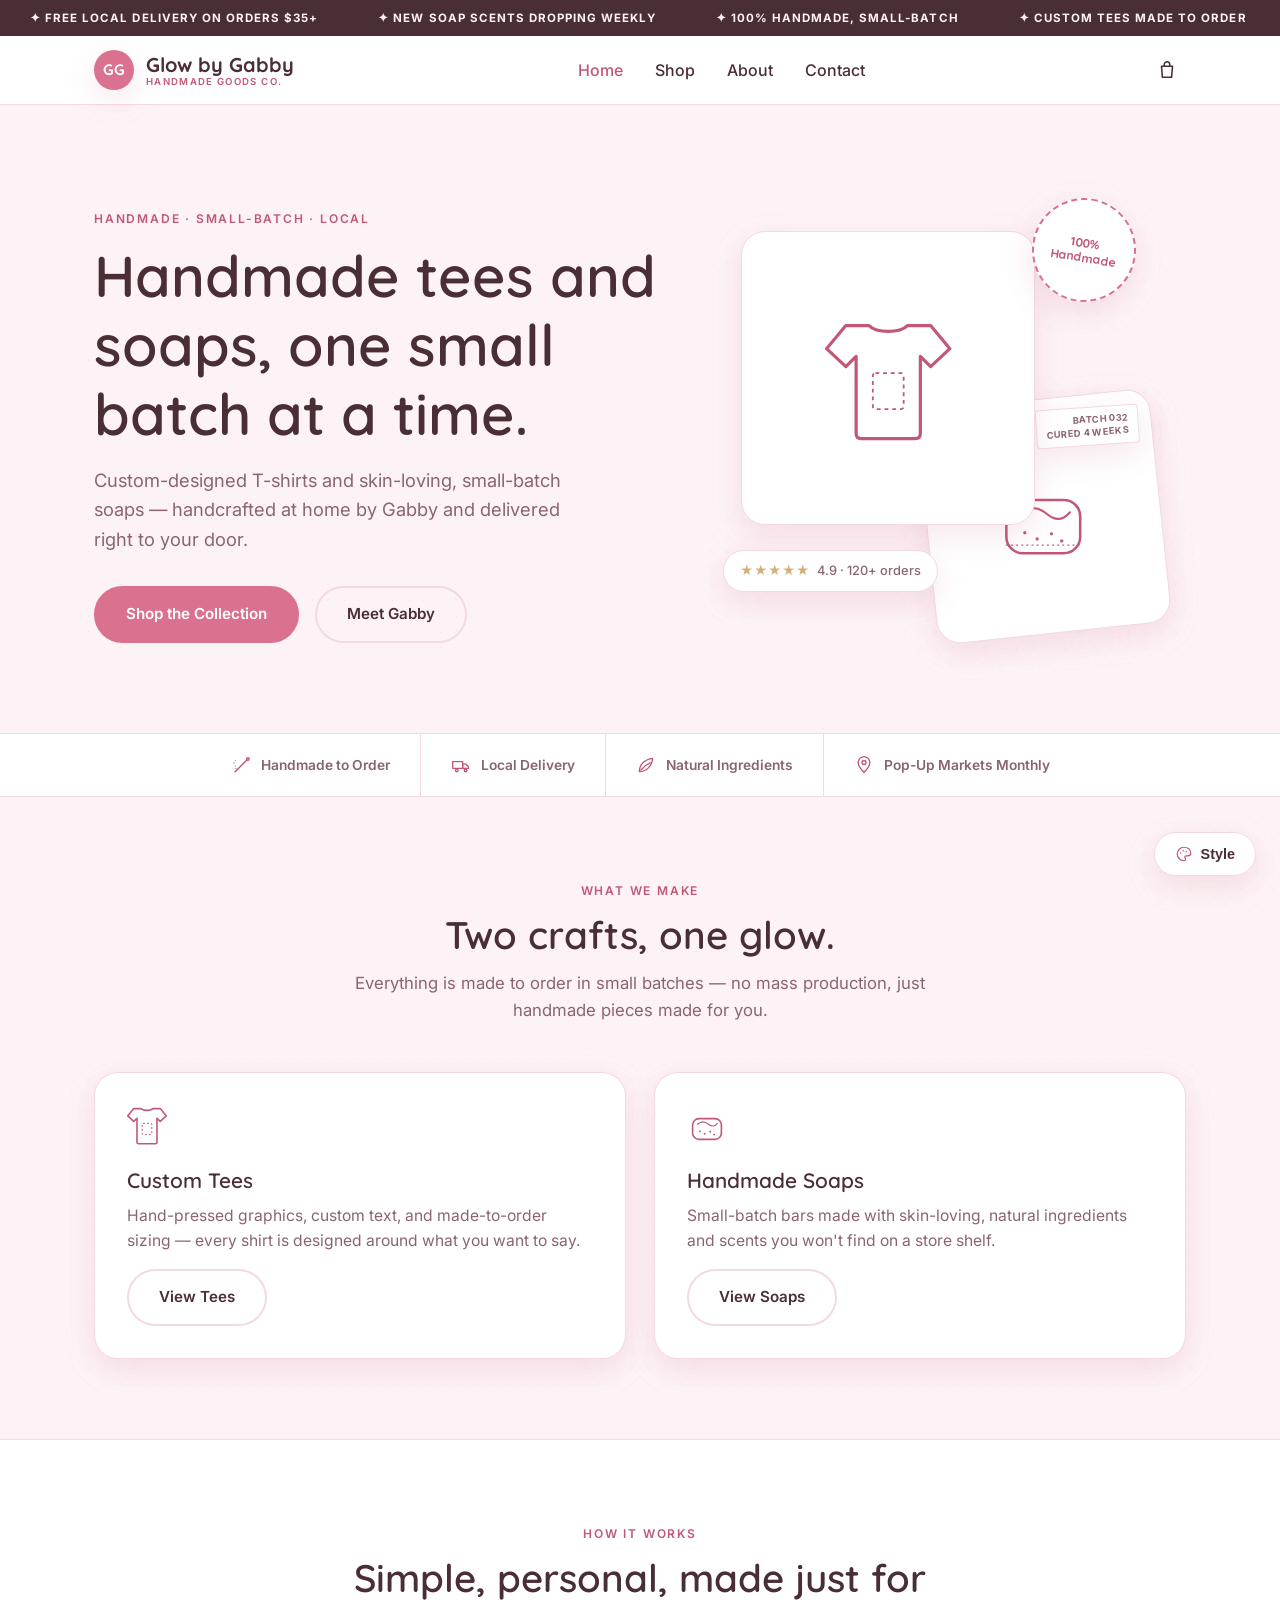
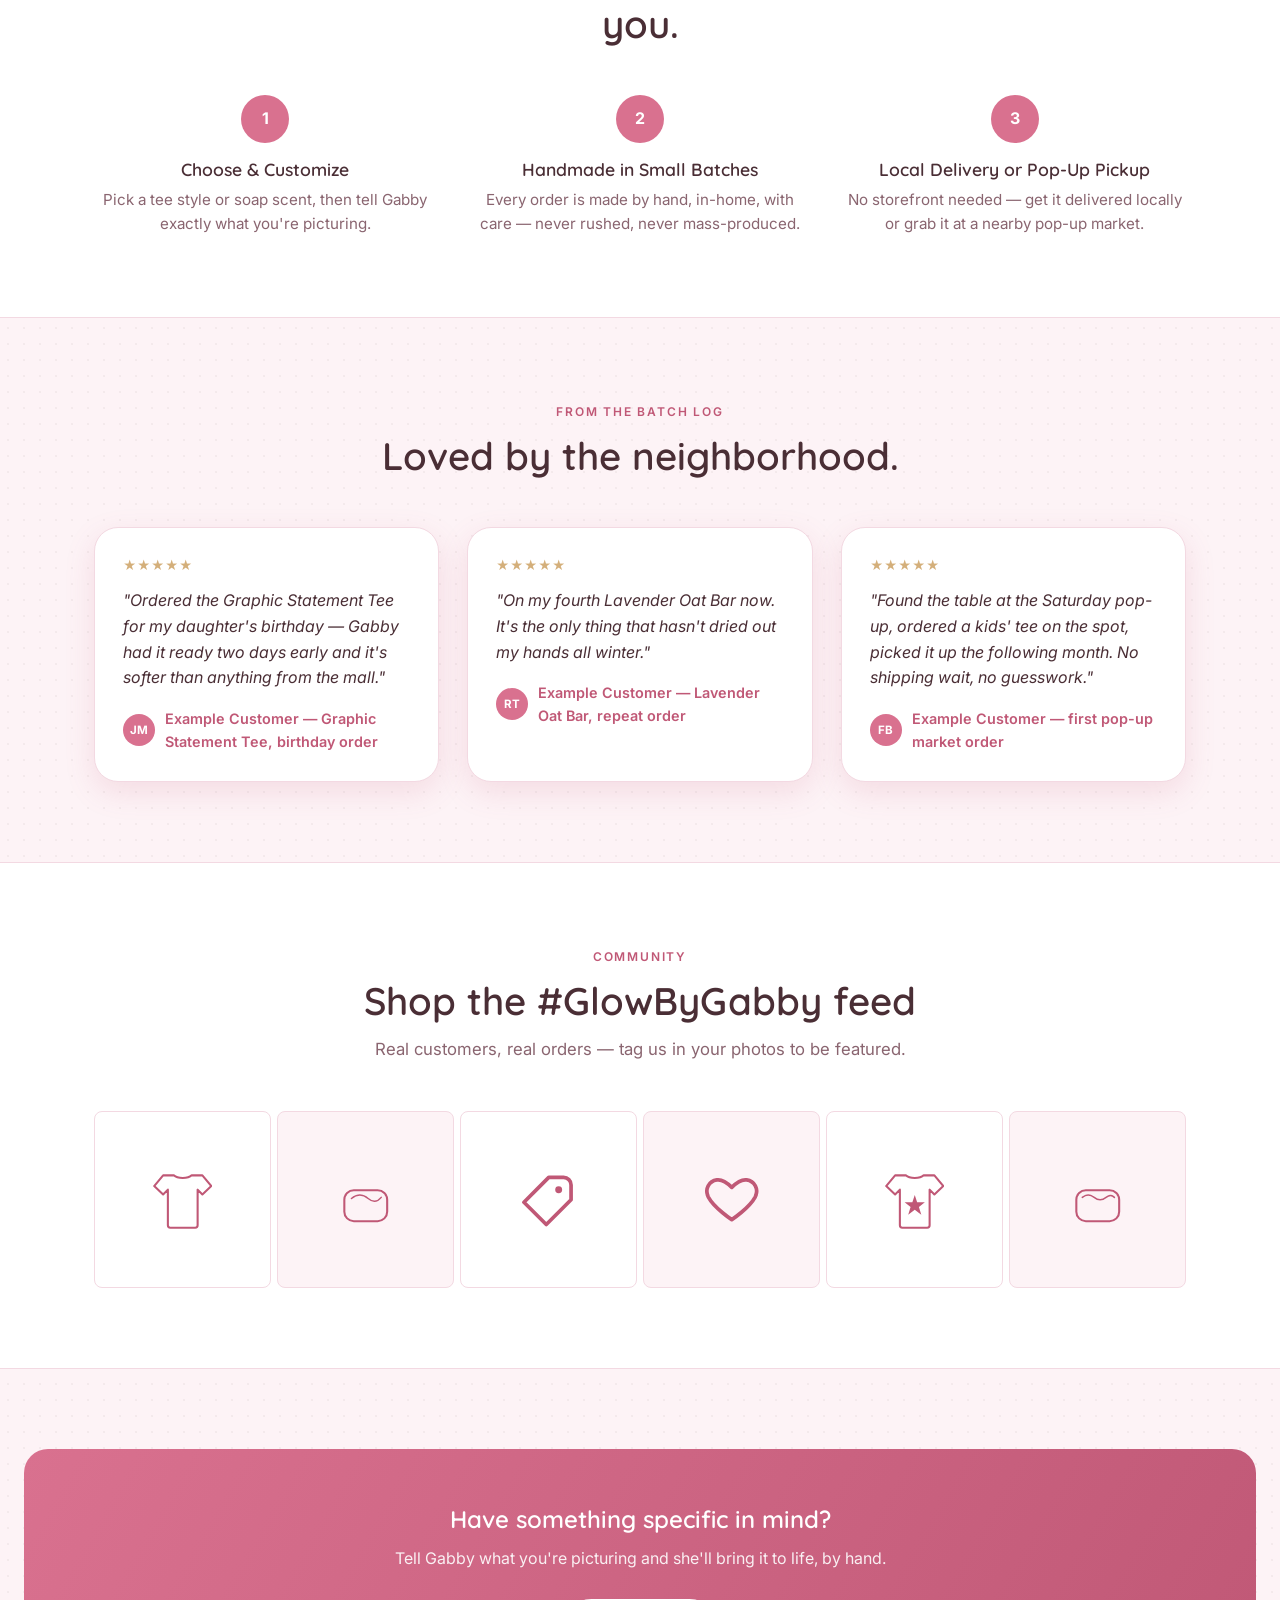
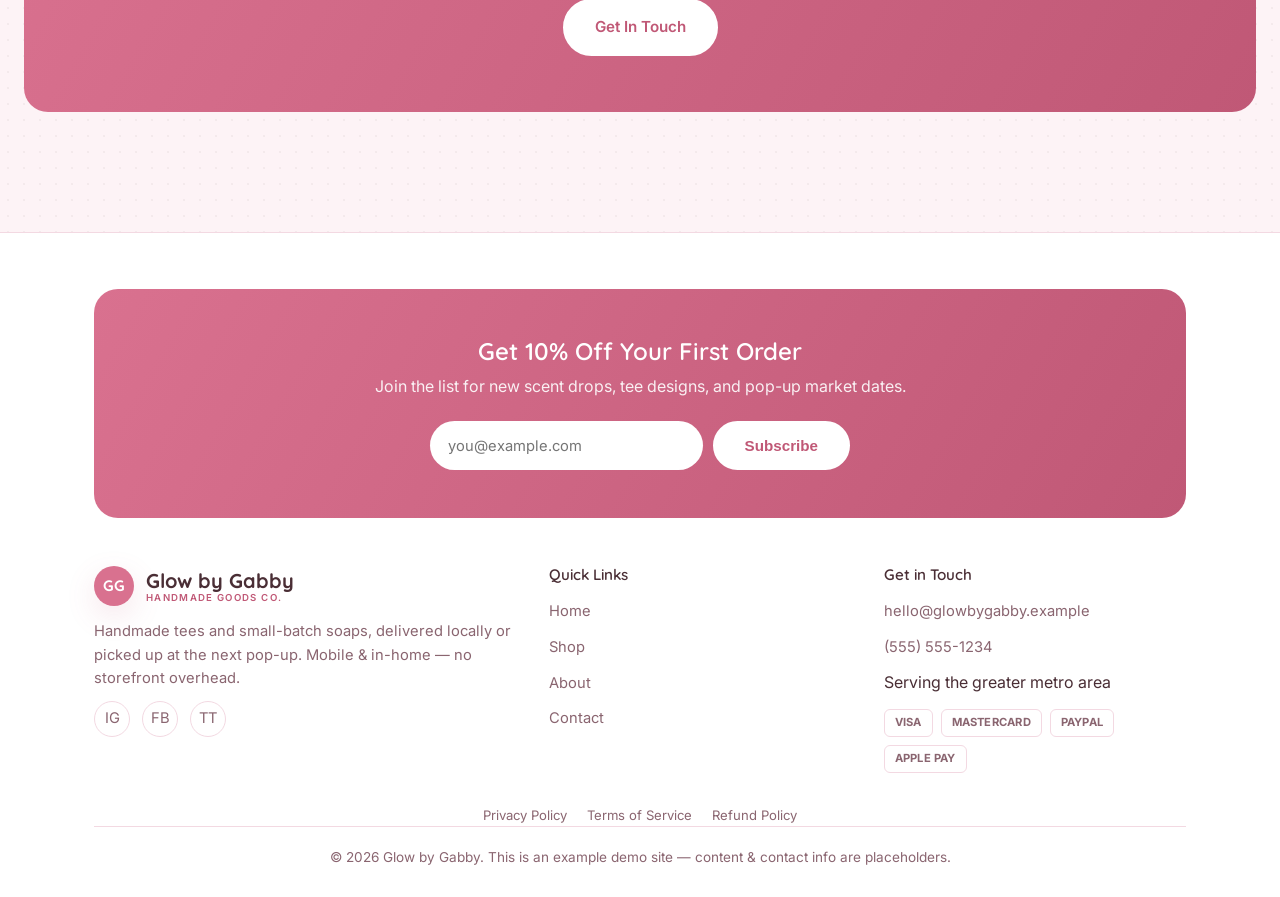
<file: index.html>
<!DOCTYPE html>
<html lang="en" data-theme="feminine">
<head>
<meta charset="UTF-8">
<meta name="viewport" content="width=device-width, initial-scale=1.0">
<title>Glow by Gabby | Handmade Tees & Soaps</title>
<meta name="description" content="Glow by Gabby — handmade custom T-shirts and small-batch soaps, made at home and delivered with care.">
<script>
  (function () {
    try {
      var t = localStorage.getItem('gbg-theme');
      if (t) document.documentElement.setAttribute('data-theme', t);
    } catch (e) {}
  })();
</script>
<link rel="preconnect" href="https://fonts.googleapis.com">
<link rel="preconnect" href="https://fonts.gstatic.com" crossorigin>
<link href="https://fonts.googleapis.com/css2?family=Inter:wght@400;500;600;700&family=Quicksand:wght@500;600;700&family=Playfair+Display:wght@600;700&family=Poppins:wght@400;500;600;700&family=Fraunces:ital,wght@0,500;0,600;1,500&family=Caveat:wght@600;700&display=swap" rel="stylesheet">
<link rel="stylesheet" href="css/style.css">
</head>
<body>

<div class="announce-bar">
  <div class="announce-track">
    <div class="group">
      <span>✦ Free Local Delivery on Orders $35+</span>
      <span>✦ New Soap Scents Dropping Weekly</span>
      <span>✦ 100% Handmade, Small-Batch</span>
      <span>✦ Custom Tees Made to Order</span>
    </div>
    <div class="group" aria-hidden="true">
      <span>✦ Free Local Delivery on Orders $35+</span>
      <span>✦ New Soap Scents Dropping Weekly</span>
      <span>✦ 100% Handmade, Small-Batch</span>
      <span>✦ Custom Tees Made to Order</span>
    </div>
  </div>
</div>

<header class="site-header">
  <nav class="nav">
    <a href="index.html" class="logo">
      <span class="logo-mark">GG</span>
      <span class="logo-word">Glow by Gabby<small>Handmade Goods Co.</small></span>
    </a>
    <div class="nav-links">
      <a href="index.html">Home</a>
      <a href="shop.html">Shop</a>
      <a href="about.html">About</a>
      <a href="contact.html">Contact</a>
    </div>
    <div class="nav-right">
      <button class="cart-btn" type="button" aria-label="View cart">
        <svg viewBox="0 0 24 24" fill="none" stroke="currentColor" stroke-width="1.7" stroke-linejoin="round" aria-hidden="true"><path d="M6 8h12l-1 12H7L6 8Z"/><path d="M9 8V6a3 3 0 0 1 6 0v2"/></svg><span class="cart-badge">0</span>
      </button>
      <button class="nav-toggle" aria-label="Toggle menu">
        <span></span><span></span><span></span>
      </button>
      <div class="cart-panel">
        <h4>Your Cart</h4>
        <div class="cart-list"><p class="cart-empty">Your cart is empty.</p></div>
        <div class="cart-subtotal"><span>Subtotal</span><span class="cart-subtotal-amt">$0.00</span></div>
        <button type="button" class="btn cart-checkout">Checkout</button>
      </div>
    </div>
  </nav>
</header>

<section class="hero">
  <div class="container">
    <div>
      <span class="eyebrow">Handmade &middot; Small-Batch &middot; Local</span>
      <h1>Handmade tees and soaps, one small batch at a time.</h1>
      <p class="lead">Custom-designed T-shirts and skin-loving, small-batch soaps — handcrafted at home by Gabby and delivered right to your door.</p>
      <div class="hero-actions">
        <a href="shop.html" class="btn">Shop the Collection</a>
        <a href="about.html" class="btn btn-outline">Meet Gabby</a>
      </div>
    </div>
    <div class="hero-visual" aria-hidden="true">
      <div class="hero-photo p1"><svg viewBox="0 0 100 100" focusable="false"><path d="M35,9 C41,15 59,15 65,9 L83,9 L98,27 L83,41 L75,33 L75,93 Q75,97 71,97 L29,97 Q25,97 25,93 L25,33 L17,41 L2,27 L17,9 Z" fill="none" stroke="currentColor" stroke-width="2.5" stroke-linejoin="round"/><rect x="38" y="46" width="24" height="28" rx="2" fill="none" stroke="currentColor" stroke-width="1.4" stroke-dasharray="3 3"/></svg></div>
      <div class="hero-photo p2">
        <svg viewBox="0 0 100 100" focusable="false"><rect x="14" y="34" width="72" height="52" rx="16" fill="none" stroke="currentColor" stroke-width="2.5"/><path d="M26,48 Q40,36 54,48 Q66,58 76,46" fill="none" stroke="currentColor" stroke-width="2" stroke-linecap="round"/><circle cx="32" cy="66" r="1.6" fill="currentColor" stroke="none"/><circle cx="44" cy="72" r="1.6" fill="currentColor" stroke="none"/><circle cx="58" cy="67" r="1.6" fill="currentColor" stroke="none"/><circle cx="68" cy="74" r="1.6" fill="currentColor" stroke="none"/><path d="M14,78 H86" stroke="currentColor" stroke-width="1.3" stroke-dasharray="1 4" stroke-linecap="round"/></svg>
        <span class="batch-label">Batch 032<br>Cured 4 Weeks</span>
      </div>
      <div class="hero-badge">100%<br>Handmade</div>
      <div class="hero-rating-chip"><span class="stars">★★★★★</span><span class="detail">4.9 &middot; 120+ orders</span></div>
    </div>
  </div>
</section>

<div class="trust-strip">
  <div class="trust-item"><svg class="ico" viewBox="0 0 24 24" fill="none" stroke="currentColor" stroke-width="1.7" stroke-linecap="round" aria-hidden="true"><line x1="5" y1="20" x2="19" y2="6"/><circle cx="20.3" cy="4.7" r="1.5"/><path d="M5,20 Q7,15 4.5,12 Q2,9 6,6" stroke-width="1.2" stroke-dasharray="0.5 3"/></svg> Handmade to Order</div>
  <div class="trust-item"><svg class="ico" viewBox="0 0 24 24" fill="none" stroke="currentColor" stroke-width="1.6" stroke-linecap="round" stroke-linejoin="round" aria-hidden="true"><rect x="2" y="8" width="12" height="8"/><path d="M14 11h4l3 3v2h-7z"/><circle cx="7" cy="18.5" r="1.6"/><circle cx="17.5" cy="18.5" r="1.6"/></svg> Local Delivery</div>
  <div class="trust-item"><svg class="ico" viewBox="0 0 24 24" fill="none" stroke="currentColor" stroke-width="1.6" stroke-linecap="round" stroke-linejoin="round" aria-hidden="true"><path d="M4 20c8 0 15-6 16-16-9 1-16 7-16 16Z"/><path d="M6 18c3-4 7-7 12-9"/></svg> Natural Ingredients</div>
  <div class="trust-item"><svg class="ico" viewBox="0 0 24 24" fill="none" stroke="currentColor" stroke-width="1.6" stroke-linejoin="round" aria-hidden="true"><path d="M12 21s7-7.2 7-12a7 7 0 0 0-14 0c0 4.8 7 12 7 12Z"/><circle cx="12" cy="9" r="2.4"/></svg> Pop-Up Markets Monthly</div>
</div>

<section>
  <div class="container">
    <div class="section-head">
      <span class="eyebrow">What We Make</span>
      <h2>Two crafts, one glow.</h2>
      <p>Everything is made to order in small batches — no mass production, just handmade pieces made for you.</p>
    </div>
    <div class="grid grid-2">
      <div class="card">
        <svg class="icon" viewBox="0 0 100 100" aria-hidden="true"><path d="M35,9 C41,15 59,15 65,9 L83,9 L98,27 L83,41 L75,33 L75,93 Q75,97 71,97 L29,97 Q25,97 25,93 L25,33 L17,41 L2,27 L17,9 Z" fill="none" stroke="currentColor" stroke-width="4" stroke-linejoin="round"/><rect x="38" y="46" width="24" height="28" rx="2" fill="none" stroke="currentColor" stroke-width="2.4" stroke-dasharray="5 5"/></svg>
        <h3>Custom Tees</h3>
        <p>Hand-pressed graphics, custom text, and made-to-order sizing — every shirt is designed around what you want to say.</p>
        <p style="margin-top:16px;"><a href="shop.html#tees" class="btn btn-outline">View Tees</a></p>
      </div>
      <div class="card">
        <svg class="icon" viewBox="0 0 100 100" aria-hidden="true"><rect x="14" y="34" width="72" height="52" rx="16" fill="none" stroke="currentColor" stroke-width="4"/><path d="M26,48 Q40,36 54,48 Q66,58 76,46" fill="none" stroke="currentColor" stroke-width="3" stroke-linecap="round"/><circle cx="32" cy="66" r="2.4" fill="currentColor" stroke="none"/><circle cx="44" cy="72" r="2.4" fill="currentColor" stroke="none"/><circle cx="58" cy="67" r="2.4" fill="currentColor" stroke="none"/><circle cx="68" cy="74" r="2.4" fill="currentColor" stroke="none"/></svg>
        <h3>Handmade Soaps</h3>
        <p>Small-batch bars made with skin-loving, natural ingredients and scents you won't find on a store shelf.</p>
        <p style="margin-top:16px;"><a href="shop.html#soaps" class="btn btn-outline">View Soaps</a></p>
      </div>
    </div>
  </div>
</section>

<section style="background:var(--surface); border-top:1px solid var(--border); border-bottom:1px solid var(--border);">
  <div class="container">
    <div class="section-head">
      <span class="eyebrow">How It Works</span>
      <h2>Simple, personal, made just for you.</h2>
    </div>
    <div class="steps">
      <div class="step">
        <div class="step-num">1</div>
        <h3>Choose &amp; Customize</h3>
        <p>Pick a tee style or soap scent, then tell Gabby exactly what you're picturing.</p>
      </div>
      <div class="step">
        <div class="step-num">2</div>
        <h3>Handmade in Small Batches</h3>
        <p>Every order is made by hand, in-home, with care — never rushed, never mass-produced.</p>
      </div>
      <div class="step">
        <div class="step-num">3</div>
        <h3>Local Delivery or Pop-Up Pickup</h3>
        <p>No storefront needed — get it delivered locally or grab it at a nearby pop-up market.</p>
      </div>
    </div>
  </div>
</section>

<section>
  <div class="container">
    <div class="section-head">
      <span class="eyebrow">From the Batch Log</span>
      <h2>Loved by the neighborhood.</h2>
    </div>
    <div class="grid grid-3">
      <div class="testimonial">
        <div class="rating"><span class="stars">★★★★★</span></div>
        <p class="quote">"Ordered the Graphic Statement Tee for my daughter's birthday — Gabby had it ready two days early and it's softer than anything from the mall."</p>
        <div class="who-row">
          <span class="avatar">JM</span>
          <span class="who">Example Customer — Graphic Statement Tee, birthday order</span>
        </div>
      </div>
      <div class="testimonial">
        <div class="rating"><span class="stars">★★★★★</span></div>
        <p class="quote">"On my fourth Lavender Oat Bar now. It's the only thing that hasn't dried out my hands all winter."</p>
        <div class="who-row">
          <span class="avatar">RT</span>
          <span class="who">Example Customer — Lavender Oat Bar, repeat order</span>
        </div>
      </div>
      <div class="testimonial">
        <div class="rating"><span class="stars">★★★★★</span></div>
        <p class="quote">"Found the table at the Saturday pop-up, ordered a kids' tee on the spot, picked it up the following month. No shipping wait, no guesswork."</p>
        <div class="who-row">
          <span class="avatar">FB</span>
          <span class="who">Example Customer — first pop-up market order</span>
        </div>
      </div>
    </div>
  </div>
</section>

<section style="background:var(--surface); border-top:1px solid var(--border); border-bottom:1px solid var(--border);">
  <div class="container">
    <div class="section-head">
      <span class="eyebrow">Community</span>
      <h2>Shop the #GlowByGabby feed</h2>
      <p>Real customers, real orders — tag us in your photos to be featured.</p>
    </div>
    <div class="ig-grid">
      <div class="ig-tile"><svg viewBox="0 0 100 100" aria-hidden="true"><path d="M35,9 C41,15 59,15 65,9 L83,9 L98,27 L83,41 L75,33 L75,93 Q75,97 71,97 L29,97 Q25,97 25,93 L25,33 L17,41 L2,27 L17,9 Z" fill="none" stroke="currentColor" stroke-width="3.5" stroke-linejoin="round"/></svg><div class="overlay"><svg viewBox="0 0 24 24" fill="none" stroke="currentColor" stroke-width="1.7" stroke-linejoin="round" aria-hidden="true"><path d="M4 8h3l1.5-2h7L17 8h3v11H4V8Z"/><circle cx="12" cy="13" r="3.2"/></svg></div></div>
      <div class="ig-tile"><svg viewBox="0 0 100 100" aria-hidden="true"><rect x="14" y="34" width="72" height="52" rx="16" fill="none" stroke="currentColor" stroke-width="3.5"/><path d="M26,48 Q40,36 54,48 Q66,58 76,46" fill="none" stroke="currentColor" stroke-width="2.5" stroke-linecap="round"/></svg><div class="overlay"><svg viewBox="0 0 24 24" fill="none" stroke="currentColor" stroke-width="1.7" stroke-linejoin="round" aria-hidden="true"><path d="M4 8h3l1.5-2h7L17 8h3v11H4V8Z"/><circle cx="12" cy="13" r="3.2"/></svg></div></div>
      <div class="ig-tile"><svg viewBox="0 0 24 24" fill="none" stroke="currentColor" stroke-width="1.5" stroke-linejoin="round" aria-hidden="true"><path d="M12 3h6a3 3 0 0 1 3 3v6L11 22 2 13 12 3Z"/><circle cx="16" cy="8" r="1.4" fill="currentColor" stroke="none"/></svg><div class="overlay"><svg viewBox="0 0 24 24" fill="none" stroke="currentColor" stroke-width="1.7" stroke-linejoin="round" aria-hidden="true"><path d="M4 8h3l1.5-2h7L17 8h3v11H4V8Z"/><circle cx="12" cy="13" r="3.2"/></svg></div></div>
      <div class="ig-tile"><svg viewBox="0 0 24 24" fill="none" stroke="currentColor" stroke-width="1.5" stroke-linejoin="round" aria-hidden="true"><path d="M12 20s-7-4.6-9.5-9.2C1 7.6 2.8 4.5 6 4c2-.3 3.7.7 6 3 2.3-2.3 4-3.3 6-3 3.2.5 5 3.6 3.5 6.8C19 15.4 12 20 12 20Z"/></svg><div class="overlay"><svg viewBox="0 0 24 24" fill="none" stroke="currentColor" stroke-width="1.7" stroke-linejoin="round" aria-hidden="true"><path d="M4 8h3l1.5-2h7L17 8h3v11H4V8Z"/><circle cx="12" cy="13" r="3.2"/></svg></div></div>
      <div class="ig-tile"><svg viewBox="0 0 100 100" aria-hidden="true"><path d="M35,9 C41,15 59,15 65,9 L83,9 L98,27 L83,41 L75,33 L75,93 Q75,97 71,97 L29,97 Q25,97 25,93 L25,33 L17,41 L2,27 L17,9 Z" fill="none" stroke="currentColor" stroke-width="3.5" stroke-linejoin="round"/><path d="M50,42 L54,54 L67,54 L57,62 L61,75 L50,67 L39,75 L43,62 L33,54 L46,54 Z" fill="currentColor" stroke="none"/></svg><div class="overlay"><svg viewBox="0 0 24 24" fill="none" stroke="currentColor" stroke-width="1.7" stroke-linejoin="round" aria-hidden="true"><path d="M4 8h3l1.5-2h7L17 8h3v11H4V8Z"/><circle cx="12" cy="13" r="3.2"/></svg></div></div>
      <div class="ig-tile"><svg viewBox="0 0 100 100" aria-hidden="true"><rect x="14" y="34" width="72" height="52" rx="16" fill="none" stroke="currentColor" stroke-width="3.5"/><path d="M24,46 Q34,38 44,46 Q54,54 64,46 Q72,40 78,46" fill="none" stroke="currentColor" stroke-width="2.5" stroke-linecap="round"/></svg><div class="overlay"><svg viewBox="0 0 24 24" fill="none" stroke="currentColor" stroke-width="1.7" stroke-linejoin="round" aria-hidden="true"><path d="M4 8h3l1.5-2h7L17 8h3v11H4V8Z"/><circle cx="12" cy="13" r="3.2"/></svg></div></div>
    </div>
  </div>
</section>

<section>
  <div class="cta-banner">
    <h2>Have something specific in mind?</h2>
    <p>Tell Gabby what you're picturing and she'll bring it to life, by hand.</p>
    <a href="contact.html" class="btn">Get In Touch</a>
  </div>
</section>

<footer class="site-footer">
  <div class="container">
    <div class="newsletter">
      <h2>Get 10% Off Your First Order</h2>
      <p>Join the list for new scent drops, tee designs, and pop-up market dates.</p>
      <form id="newsletter-form">
        <input type="email" placeholder="you@example.com" required aria-label="Email address">
        <button type="submit" class="btn">Subscribe</button>
      </form>
    </div>
    <div class="footer-grid">
      <div>
        <div class="logo" style="margin-bottom:14px;">
          <span class="logo-mark">GG</span>
          <span class="logo-word">Glow by Gabby<small>Handmade Goods Co.</small></span>
        </div>
        <p>Handmade tees and small-batch soaps, delivered locally or picked up at the next pop-up. Mobile &amp; in-home — no storefront overhead.</p>
        <div class="social-row">
          <a href="#" aria-label="Instagram">IG</a>
          <a href="#" aria-label="Facebook">FB</a>
          <a href="#" aria-label="TikTok">TT</a>
        </div>
      </div>
      <div>
        <h4>Quick Links</h4>
        <ul>
          <li><a href="index.html">Home</a></li>
          <li><a href="shop.html">Shop</a></li>
          <li><a href="about.html">About</a></li>
          <li><a href="contact.html">Contact</a></li>
        </ul>
      </div>
      <div>
        <h4>Get in Touch</h4>
        <ul>
          <li><a href="mailto:hello@glowbygabby.example">hello@glowbygabby.example</a></li>
          <li><a href="tel:5555551234">(555) 555-1234</a></li>
          <li>Serving the greater metro area</li>
        </ul>
        <div class="payment-row">
          <span class="payment-badge">VISA</span>
          <span class="payment-badge">MASTERCARD</span>
          <span class="payment-badge">PAYPAL</span>
          <span class="payment-badge">APPLE PAY</span>
        </div>
      </div>
    </div>
    <div class="footer-legal">
      <a href="#">Privacy Policy</a>
      <a href="#">Terms of Service</a>
      <a href="#">Refund Policy</a>
    </div>
    <div class="footer-bottom">
      <p>&copy; 2026 Glow by Gabby. This is an example demo site — content &amp; contact info are placeholders.</p>
    </div>
  </div>
</footer>

<script src="js/script.js"></script>
</body>
</html>
</file>
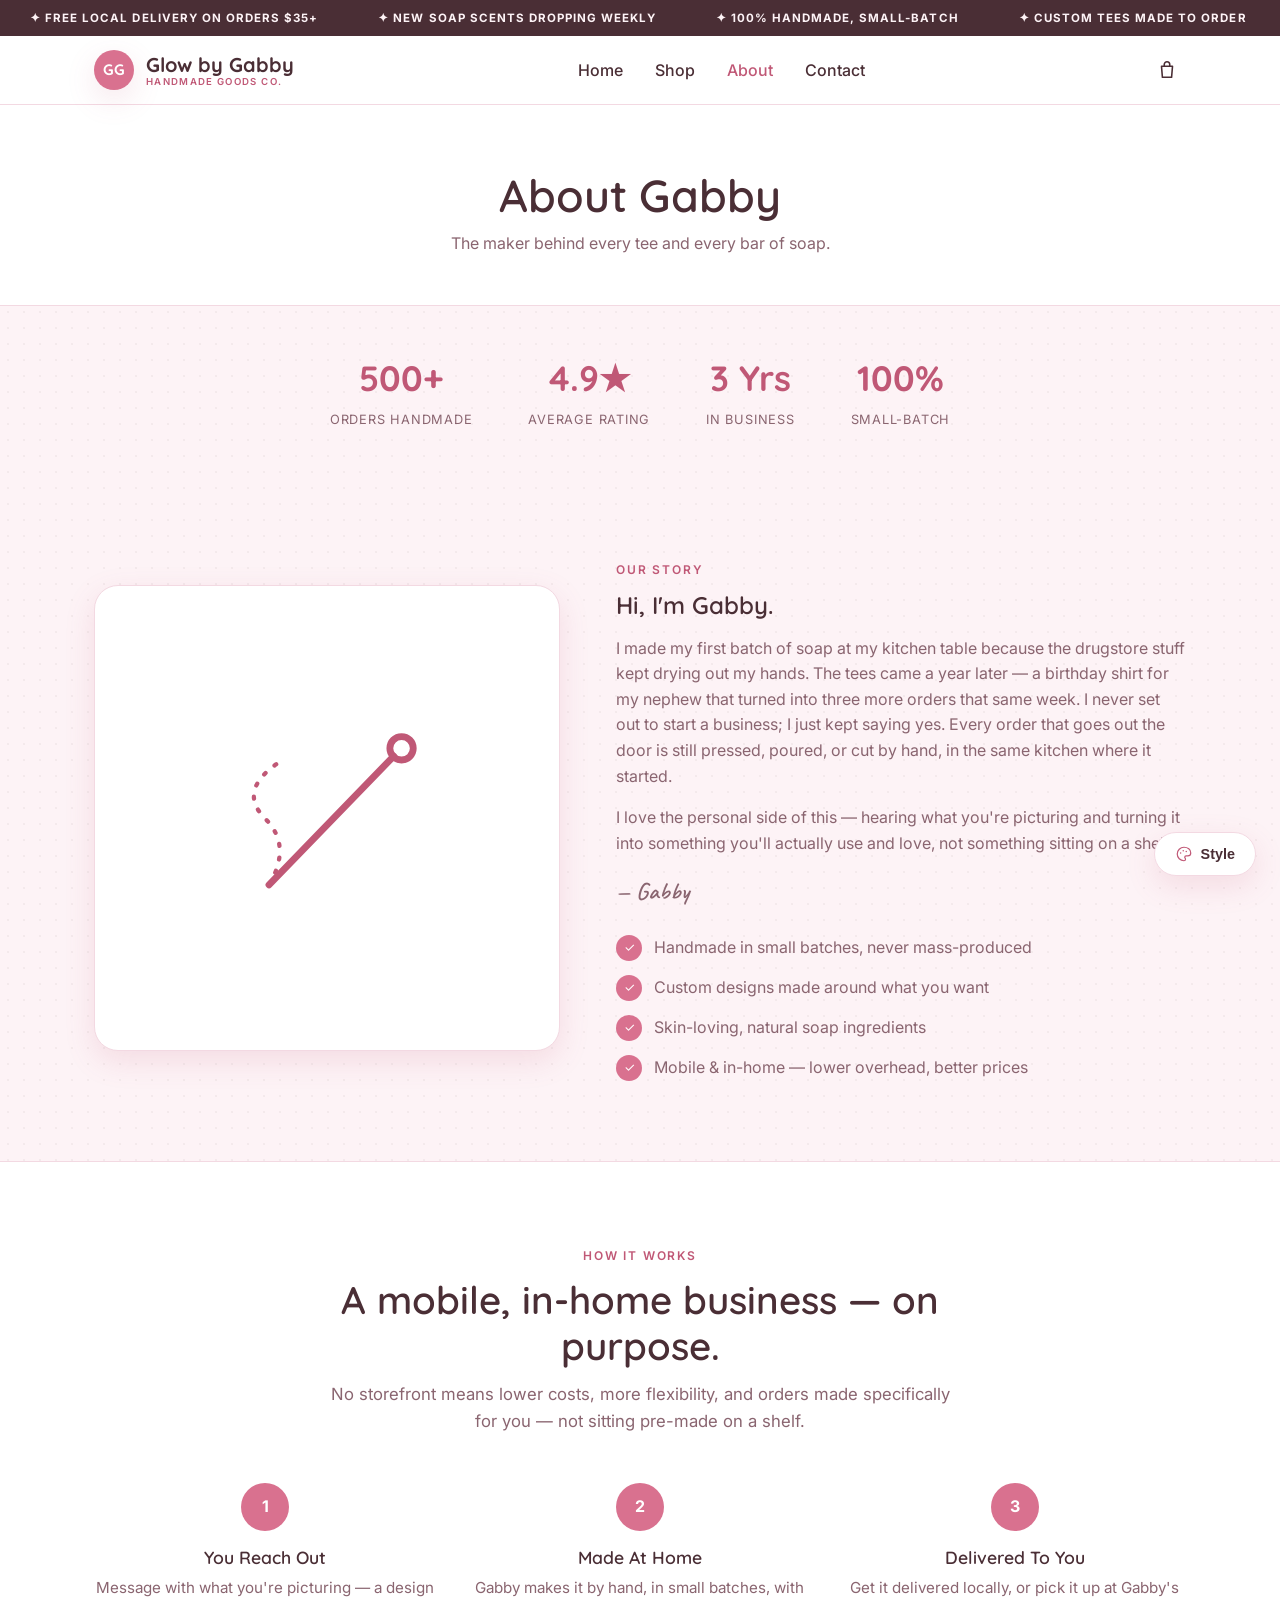
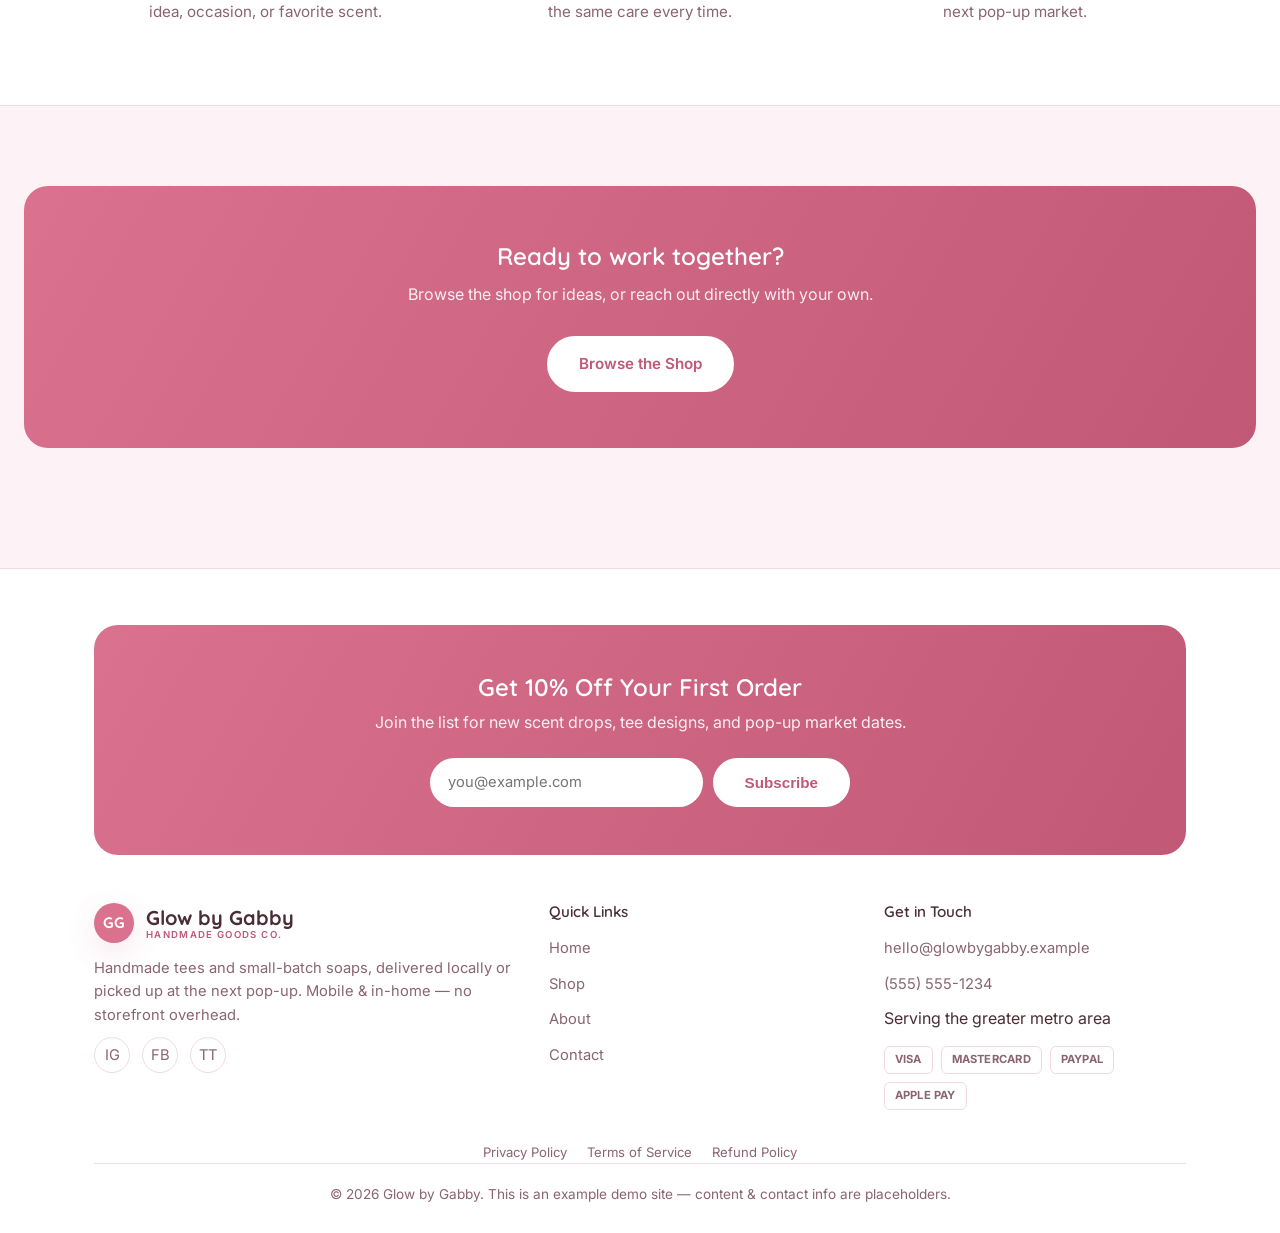
<file: about.html>
<!DOCTYPE html>
<html lang="en" data-theme="feminine">
<head>
<meta charset="UTF-8">
<meta name="viewport" content="width=device-width, initial-scale=1.0">
<title>About | Glow by Gabby</title>
<meta name="description" content="Meet Gabby, the maker behind Glow by Gabby's handmade tees and soaps.">
<script>
  (function () {
    try {
      var t = localStorage.getItem('gbg-theme');
      if (t) document.documentElement.setAttribute('data-theme', t);
    } catch (e) {}
  })();
</script>
<link rel="preconnect" href="https://fonts.googleapis.com">
<link rel="preconnect" href="https://fonts.gstatic.com" crossorigin>
<link href="https://fonts.googleapis.com/css2?family=Inter:wght@400;500;600;700&family=Quicksand:wght@500;600;700&family=Playfair+Display:wght@600;700&family=Poppins:wght@400;500;600;700&family=Fraunces:ital,wght@0,500;0,600;1,500&family=Caveat:wght@600;700&display=swap" rel="stylesheet">
<link rel="stylesheet" href="css/style.css">
</head>
<body>

<div class="announce-bar">
  <div class="announce-track">
    <div class="group">
      <span>✦ Free Local Delivery on Orders $35+</span>
      <span>✦ New Soap Scents Dropping Weekly</span>
      <span>✦ 100% Handmade, Small-Batch</span>
      <span>✦ Custom Tees Made to Order</span>
    </div>
    <div class="group" aria-hidden="true">
      <span>✦ Free Local Delivery on Orders $35+</span>
      <span>✦ New Soap Scents Dropping Weekly</span>
      <span>✦ 100% Handmade, Small-Batch</span>
      <span>✦ Custom Tees Made to Order</span>
    </div>
  </div>
</div>

<header class="site-header">
  <nav class="nav">
    <a href="index.html" class="logo">
      <span class="logo-mark">GG</span>
      <span class="logo-word">Glow by Gabby<small>Handmade Goods Co.</small></span>
    </a>
    <div class="nav-links">
      <a href="index.html">Home</a>
      <a href="shop.html">Shop</a>
      <a href="about.html">About</a>
      <a href="contact.html">Contact</a>
    </div>
    <div class="nav-right">
      <button class="cart-btn" type="button" aria-label="View cart">
        <svg viewBox="0 0 24 24" fill="none" stroke="currentColor" stroke-width="1.7" stroke-linejoin="round" aria-hidden="true"><path d="M6 8h12l-1 12H7L6 8Z"/><path d="M9 8V6a3 3 0 0 1 6 0v2"/></svg><span class="cart-badge">0</span>
      </button>
      <button class="nav-toggle" aria-label="Toggle menu">
        <span></span><span></span><span></span>
      </button>
      <div class="cart-panel">
        <h4>Your Cart</h4>
        <div class="cart-list"><p class="cart-empty">Your cart is empty.</p></div>
        <div class="cart-subtotal"><span>Subtotal</span><span class="cart-subtotal-amt">$0.00</span></div>
        <button type="button" class="btn cart-checkout">Checkout</button>
      </div>
    </div>
  </nav>
</header>

<div class="page-banner">
  <div class="container">
    <h1>About Gabby</h1>
    <p>The maker behind every tee and every bar of soap.</p>
  </div>
</div>

<div class="stat-row">
  <div><span class="num">500+</span><span class="label">Orders Handmade</span></div>
  <div><span class="num">4.9★</span><span class="label">Average Rating</span></div>
  <div><span class="num">3 Yrs</span><span class="label">In Business</span></div>
  <div><span class="num">100%</span><span class="label">Small-Batch</span></div>
</div>

<section>
  <div class="container about-grid">
    <div class="blob-art" aria-hidden="true"><svg viewBox="0 0 100 100" focusable="false"><line x1="20" y1="84" x2="84" y2="18" stroke="currentColor" stroke-width="3.5" stroke-linecap="round"/><circle cx="88" cy="14" r="6" fill="none" stroke="currentColor" stroke-width="3.5"/><path d="M20,84 Q32,64 18,50 Q4,36 24,22" fill="none" stroke="currentColor" stroke-width="2.2" stroke-dasharray="1 6" stroke-linecap="round"/></svg></div>
    <div>
      <span class="eyebrow">Our Story</span>
      <h2>Hi, I'm Gabby.</h2>
      <p>I made my first batch of soap at my kitchen table because the drugstore stuff kept drying out my hands. The tees came a year later — a birthday shirt for my nephew that turned into three more orders that same week. I never set out to start a business; I just kept saying yes. Every order that goes out the door is still pressed, poured, or cut by hand, in the same kitchen where it started.</p>
      <p>I love the personal side of this — hearing what you're picturing and turning it into something you'll actually use and love, not something sitting on a shelf.</p>
      <p class="sig">— Gabby</p>
      <ul class="value-list">
        <li><span class="tick">✓</span> Handmade in small batches, never mass-produced</li>
        <li><span class="tick">✓</span> Custom designs made around what you want</li>
        <li><span class="tick">✓</span> Skin-loving, natural soap ingredients</li>
        <li><span class="tick">✓</span> Mobile &amp; in-home — lower overhead, better prices</li>
      </ul>
    </div>
  </div>
</section>

<section style="background:var(--surface); border-top:1px solid var(--border); border-bottom:1px solid var(--border);">
  <div class="container">
    <div class="section-head">
      <span class="eyebrow">How It Works</span>
      <h2>A mobile, in-home business — on purpose.</h2>
      <p>No storefront means lower costs, more flexibility, and orders made specifically for you — not sitting pre-made on a shelf.</p>
    </div>
    <div class="steps">
      <div class="step">
        <div class="step-num">1</div>
        <h3>You Reach Out</h3>
        <p>Message with what you're picturing — a design idea, occasion, or favorite scent.</p>
      </div>
      <div class="step">
        <div class="step-num">2</div>
        <h3>Made At Home</h3>
        <p>Gabby makes it by hand, in small batches, with the same care every time.</p>
      </div>
      <div class="step">
        <div class="step-num">3</div>
        <h3>Delivered To You</h3>
        <p>Get it delivered locally, or pick it up at Gabby's next pop-up market.</p>
      </div>
    </div>
  </div>
</section>

<section>
  <div class="cta-banner">
    <h2>Ready to work together?</h2>
    <p>Browse the shop for ideas, or reach out directly with your own.</p>
    <a href="shop.html" class="btn">Browse the Shop</a>
  </div>
</section>

<footer class="site-footer">
  <div class="container">
    <div class="newsletter">
      <h2>Get 10% Off Your First Order</h2>
      <p>Join the list for new scent drops, tee designs, and pop-up market dates.</p>
      <form id="newsletter-form">
        <input type="email" placeholder="you@example.com" required aria-label="Email address">
        <button type="submit" class="btn">Subscribe</button>
      </form>
    </div>
    <div class="footer-grid">
      <div>
        <div class="logo" style="margin-bottom:14px;">
          <span class="logo-mark">GG</span>
          <span class="logo-word">Glow by Gabby<small>Handmade Goods Co.</small></span>
        </div>
        <p>Handmade tees and small-batch soaps, delivered locally or picked up at the next pop-up. Mobile &amp; in-home — no storefront overhead.</p>
        <div class="social-row">
          <a href="#" aria-label="Instagram">IG</a>
          <a href="#" aria-label="Facebook">FB</a>
          <a href="#" aria-label="TikTok">TT</a>
        </div>
      </div>
      <div>
        <h4>Quick Links</h4>
        <ul>
          <li><a href="index.html">Home</a></li>
          <li><a href="shop.html">Shop</a></li>
          <li><a href="about.html">About</a></li>
          <li><a href="contact.html">Contact</a></li>
        </ul>
      </div>
      <div>
        <h4>Get in Touch</h4>
        <ul>
          <li><a href="mailto:hello@glowbygabby.example">hello@glowbygabby.example</a></li>
          <li><a href="tel:5555551234">(555) 555-1234</a></li>
          <li>Serving the greater metro area</li>
        </ul>
        <div class="payment-row">
          <span class="payment-badge">VISA</span>
          <span class="payment-badge">MASTERCARD</span>
          <span class="payment-badge">PAYPAL</span>
          <span class="payment-badge">APPLE PAY</span>
        </div>
      </div>
    </div>
    <div class="footer-legal">
      <a href="#">Privacy Policy</a>
      <a href="#">Terms of Service</a>
      <a href="#">Refund Policy</a>
    </div>
    <div class="footer-bottom">
      <p>&copy; 2026 Glow by Gabby. This is an example demo site — content &amp; contact info are placeholders.</p>
    </div>
  </div>
</footer>

<script src="js/script.js"></script>
</body>
</html>
</file>
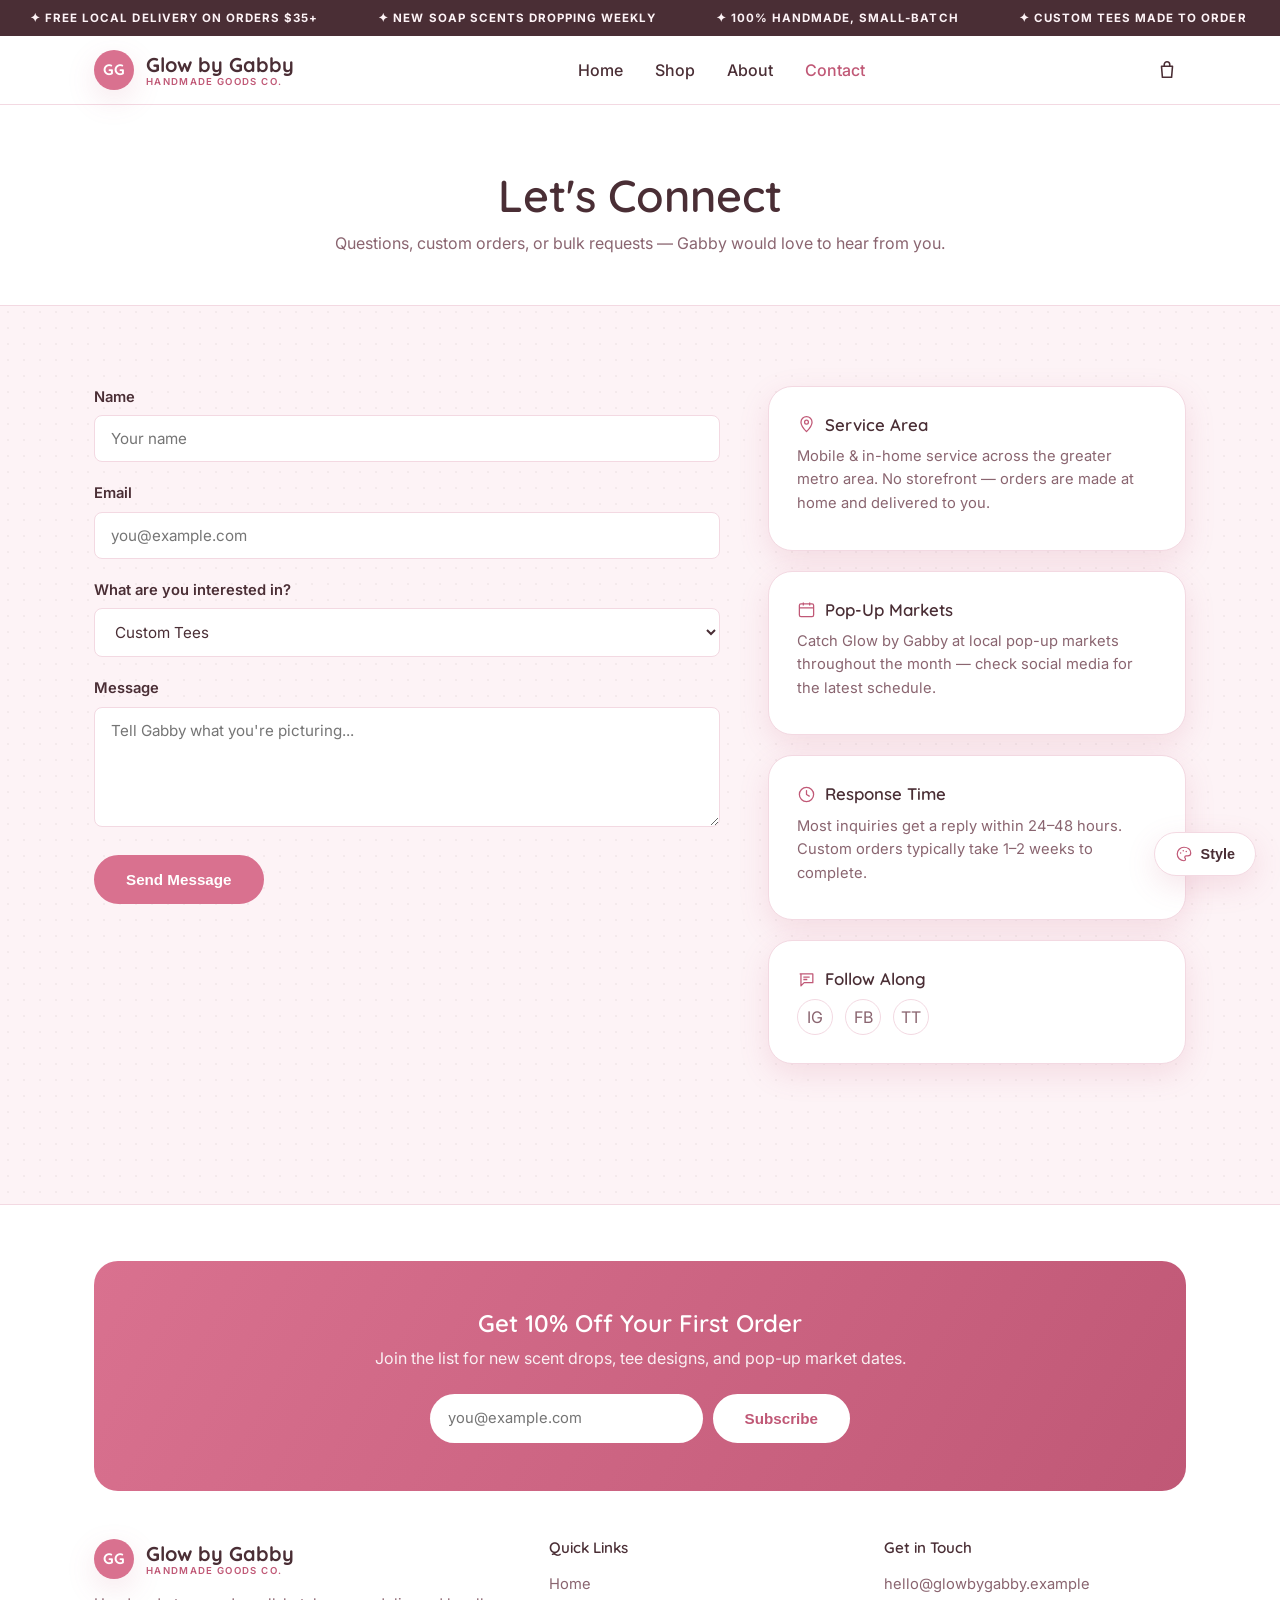
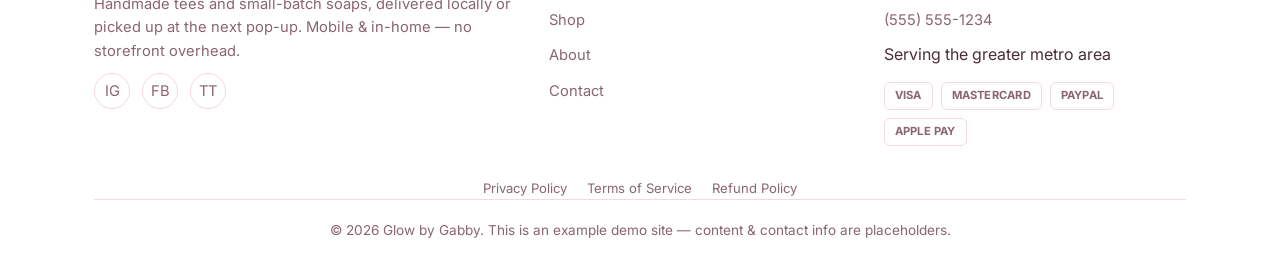
<file: contact.html>
<!DOCTYPE html>
<html lang="en" data-theme="feminine">
<head>
<meta charset="UTF-8">
<meta name="viewport" content="width=device-width, initial-scale=1.0">
<title>Contact | Glow by Gabby</title>
<meta name="description" content="Get in touch with Glow by Gabby to order custom tees or handmade soaps.">
<script>
  (function () {
    try {
      var t = localStorage.getItem('gbg-theme');
      if (t) document.documentElement.setAttribute('data-theme', t);
    } catch (e) {}
  })();
</script>
<link rel="preconnect" href="https://fonts.googleapis.com">
<link rel="preconnect" href="https://fonts.gstatic.com" crossorigin>
<link href="https://fonts.googleapis.com/css2?family=Inter:wght@400;500;600;700&family=Quicksand:wght@500;600;700&family=Playfair+Display:wght@600;700&family=Poppins:wght@400;500;600;700&family=Fraunces:ital,wght@0,500;0,600;1,500&family=Caveat:wght@600;700&display=swap" rel="stylesheet">
<link rel="stylesheet" href="css/style.css">
</head>
<body>

<div class="announce-bar">
  <div class="announce-track">
    <div class="group">
      <span>✦ Free Local Delivery on Orders $35+</span>
      <span>✦ New Soap Scents Dropping Weekly</span>
      <span>✦ 100% Handmade, Small-Batch</span>
      <span>✦ Custom Tees Made to Order</span>
    </div>
    <div class="group" aria-hidden="true">
      <span>✦ Free Local Delivery on Orders $35+</span>
      <span>✦ New Soap Scents Dropping Weekly</span>
      <span>✦ 100% Handmade, Small-Batch</span>
      <span>✦ Custom Tees Made to Order</span>
    </div>
  </div>
</div>

<header class="site-header">
  <nav class="nav">
    <a href="index.html" class="logo">
      <span class="logo-mark">GG</span>
      <span class="logo-word">Glow by Gabby<small>Handmade Goods Co.</small></span>
    </a>
    <div class="nav-links">
      <a href="index.html">Home</a>
      <a href="shop.html">Shop</a>
      <a href="about.html">About</a>
      <a href="contact.html">Contact</a>
    </div>
    <div class="nav-right">
      <button class="cart-btn" type="button" aria-label="View cart">
        <svg viewBox="0 0 24 24" fill="none" stroke="currentColor" stroke-width="1.7" stroke-linejoin="round" aria-hidden="true"><path d="M6 8h12l-1 12H7L6 8Z"/><path d="M9 8V6a3 3 0 0 1 6 0v2"/></svg><span class="cart-badge">0</span>
      </button>
      <button class="nav-toggle" aria-label="Toggle menu">
        <span></span><span></span><span></span>
      </button>
      <div class="cart-panel">
        <h4>Your Cart</h4>
        <div class="cart-list"><p class="cart-empty">Your cart is empty.</p></div>
        <div class="cart-subtotal"><span>Subtotal</span><span class="cart-subtotal-amt">$0.00</span></div>
        <button type="button" class="btn cart-checkout">Checkout</button>
      </div>
    </div>
  </nav>
</header>

<div class="page-banner">
  <div class="container">
    <h1>Let's Connect</h1>
    <p>Questions, custom orders, or bulk requests — Gabby would love to hear from you.</p>
  </div>
</div>

<section>
  <div class="container contact-grid">
    <div>
      <div id="form-success" class="form-success">
        Thanks for reaching out! This is a demo form, so nothing was actually sent — on the real site this message confirms your inquiry landed in Gabby's inbox.
      </div>
      <form id="contact-form">
        <div class="form-field">
          <label for="name">Name</label>
          <input type="text" id="name" name="name" placeholder="Your name" required>
        </div>
        <div class="form-field">
          <label for="email">Email</label>
          <input type="email" id="email" name="email" placeholder="you@example.com" required>
        </div>
        <div class="form-field">
          <label for="interest">What are you interested in?</label>
          <select id="interest" name="interest">
            <option>Custom Tees</option>
            <option>Handmade Soaps</option>
            <option>Both</option>
            <option>Bulk / Event Order</option>
            <option>Something Else</option>
          </select>
        </div>
        <div class="form-field">
          <label for="message">Message</label>
          <textarea id="message" name="message" placeholder="Tell Gabby what you're picturing..." required></textarea>
        </div>
        <button type="submit" class="btn">Send Message</button>
      </form>
    </div>

    <div>
      <div class="info-card">
        <h3><svg viewBox="0 0 24 24" fill="none" stroke="currentColor" stroke-width="1.6" stroke-linejoin="round" aria-hidden="true"><path d="M12 21s7-7.2 7-12a7 7 0 0 0-14 0c0 4.8 7 12 7 12Z"/><circle cx="12" cy="9" r="2.4"/></svg><span>Service Area</span></h3>
        <p>Mobile &amp; in-home service across the greater metro area. No storefront — orders are made at home and delivered to you.</p>
      </div>
      <div class="info-card">
        <h3><svg viewBox="0 0 24 24" fill="none" stroke="currentColor" stroke-width="1.6" stroke-linejoin="round" aria-hidden="true"><rect x="3" y="5" width="18" height="16" rx="2"/><path d="M3 10h18M8 3v4M16 3v4"/></svg><span>Pop-Up Markets</span></h3>
        <p>Catch Glow by Gabby at local pop-up markets throughout the month — check social media for the latest schedule.</p>
      </div>
      <div class="info-card">
        <h3><svg viewBox="0 0 24 24" fill="none" stroke="currentColor" stroke-width="1.6" stroke-linecap="round" stroke-linejoin="round" aria-hidden="true"><circle cx="12" cy="12" r="9"/><path d="M12 7v5l3.5 2"/></svg><span>Response Time</span></h3>
        <p>Most inquiries get a reply within 24–48 hours. Custom orders typically take 1–2 weeks to complete.</p>
      </div>
      <div class="info-card">
        <h3><svg viewBox="0 0 24 24" fill="none" stroke="currentColor" stroke-width="1.6" stroke-linejoin="round" aria-hidden="true"><path d="M4 5h16v11H9l-4 4V5Z"/><path d="M8 9h8M8 12h5"/></svg><span>Follow Along</span></h3>
        <div class="social-row">
          <a href="#" aria-label="Instagram">IG</a>
          <a href="#" aria-label="Facebook">FB</a>
          <a href="#" aria-label="TikTok">TT</a>
        </div>
      </div>
    </div>
  </div>
</section>

<footer class="site-footer">
  <div class="container">
    <div class="newsletter">
      <h2>Get 10% Off Your First Order</h2>
      <p>Join the list for new scent drops, tee designs, and pop-up market dates.</p>
      <form id="newsletter-form">
        <input type="email" placeholder="you@example.com" required aria-label="Email address">
        <button type="submit" class="btn">Subscribe</button>
      </form>
    </div>
    <div class="footer-grid">
      <div>
        <div class="logo" style="margin-bottom:14px;">
          <span class="logo-mark">GG</span>
          <span class="logo-word">Glow by Gabby<small>Handmade Goods Co.</small></span>
        </div>
        <p>Handmade tees and small-batch soaps, delivered locally or picked up at the next pop-up. Mobile &amp; in-home — no storefront overhead.</p>
        <div class="social-row">
          <a href="#" aria-label="Instagram">IG</a>
          <a href="#" aria-label="Facebook">FB</a>
          <a href="#" aria-label="TikTok">TT</a>
        </div>
      </div>
      <div>
        <h4>Quick Links</h4>
        <ul>
          <li><a href="index.html">Home</a></li>
          <li><a href="shop.html">Shop</a></li>
          <li><a href="about.html">About</a></li>
          <li><a href="contact.html">Contact</a></li>
        </ul>
      </div>
      <div>
        <h4>Get in Touch</h4>
        <ul>
          <li><a href="mailto:hello@glowbygabby.example">hello@glowbygabby.example</a></li>
          <li><a href="tel:5555551234">(555) 555-1234</a></li>
          <li>Serving the greater metro area</li>
        </ul>
        <div class="payment-row">
          <span class="payment-badge">VISA</span>
          <span class="payment-badge">MASTERCARD</span>
          <span class="payment-badge">PAYPAL</span>
          <span class="payment-badge">APPLE PAY</span>
        </div>
      </div>
    </div>
    <div class="footer-legal">
      <a href="#">Privacy Policy</a>
      <a href="#">Terms of Service</a>
      <a href="#">Refund Policy</a>
    </div>
    <div class="footer-bottom">
      <p>&copy; 2026 Glow by Gabby. This is an example demo site — content &amp; contact info are placeholders.</p>
    </div>
  </div>
</footer>

<script src="js/script.js"></script>
</body>
</html>
</file>
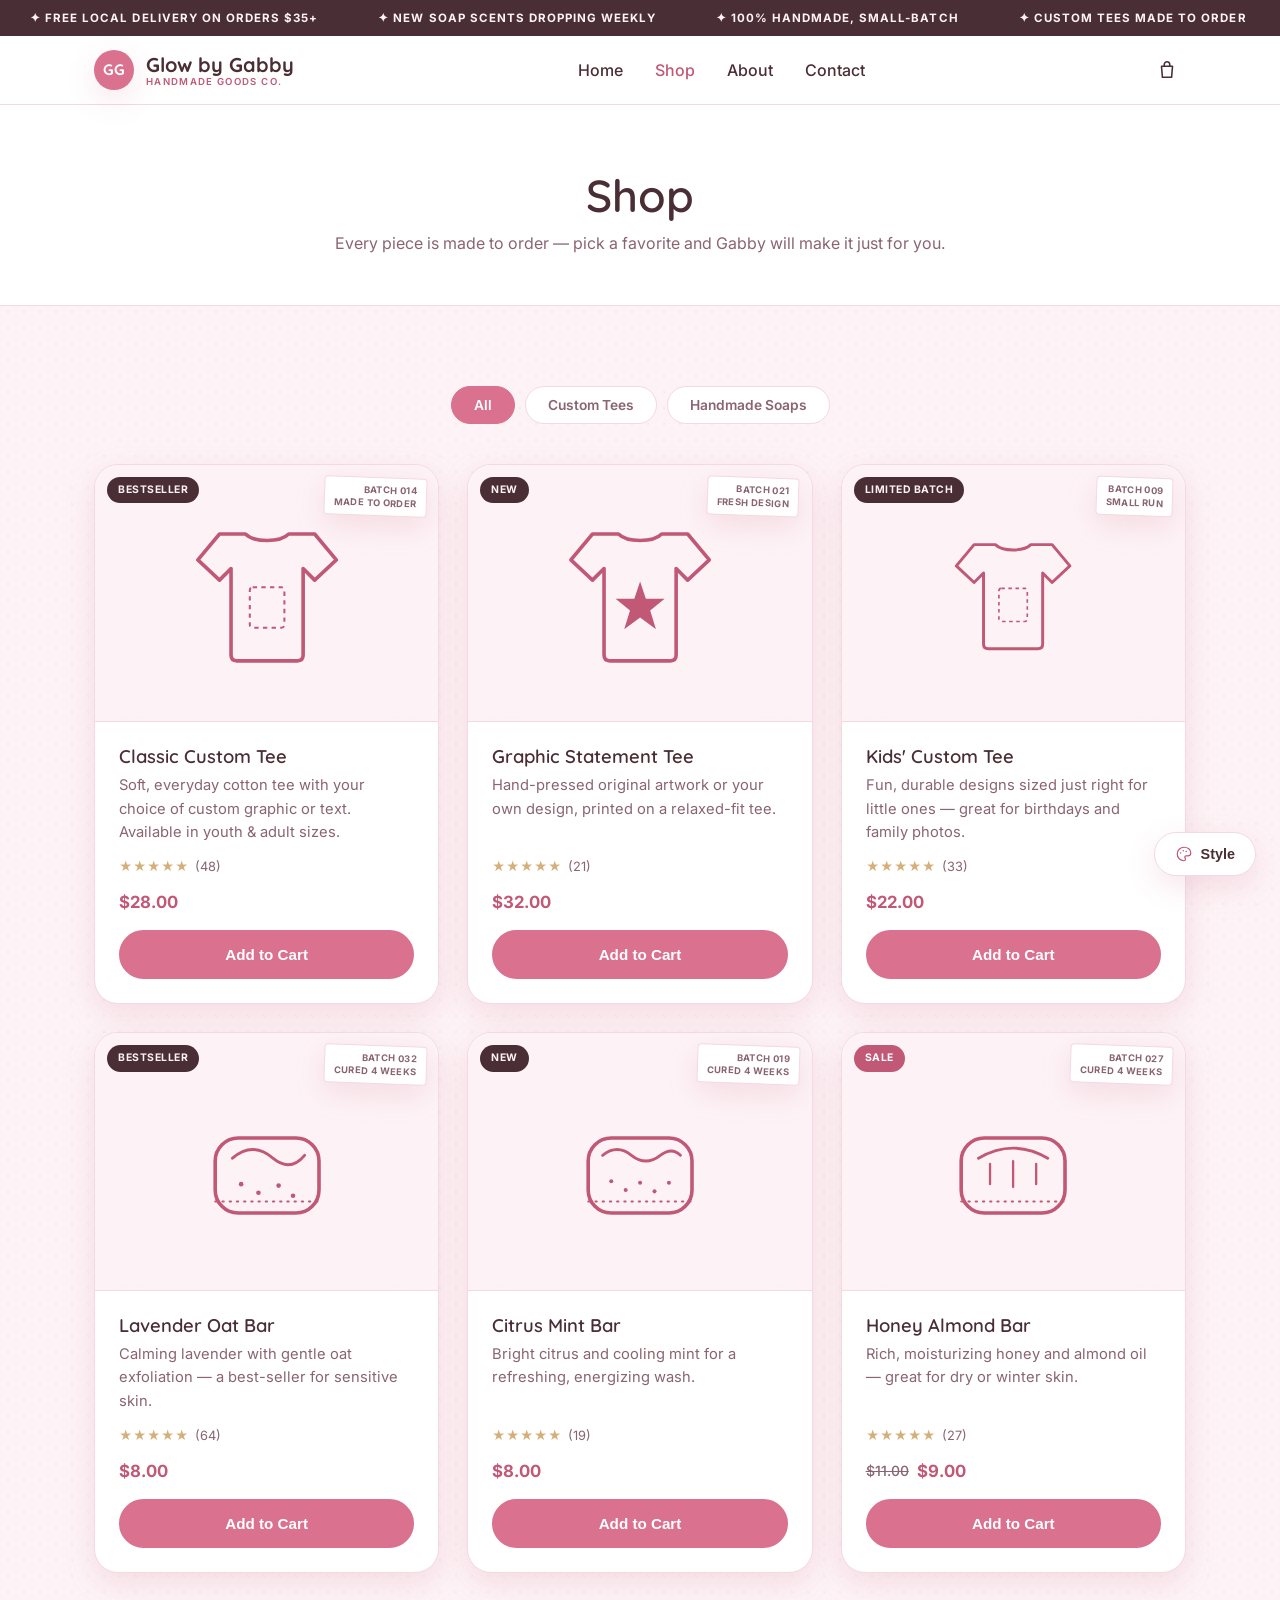
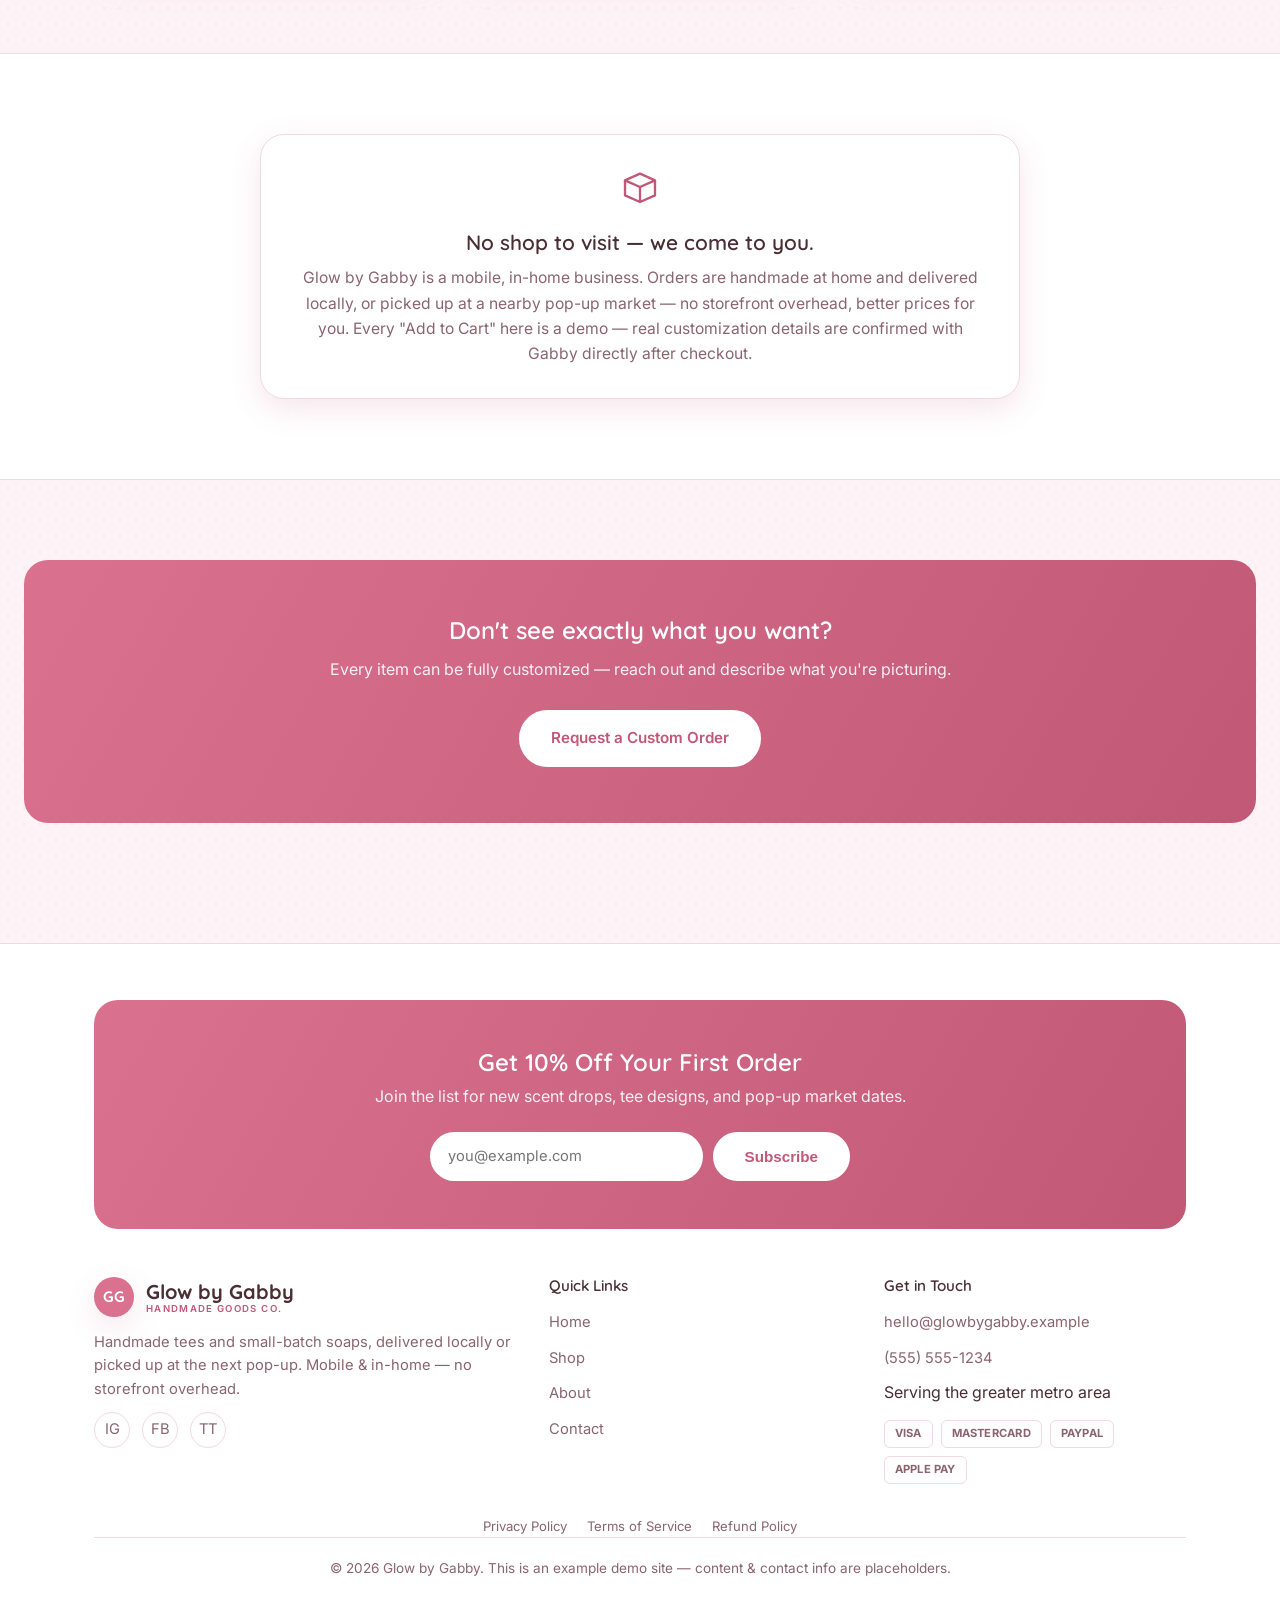
<file: shop.html>
<!DOCTYPE html>
<html lang="en" data-theme="feminine">
<head>
<meta charset="UTF-8">
<meta name="viewport" content="width=device-width, initial-scale=1.0">
<title>Shop | Glow by Gabby</title>
<meta name="description" content="Shop custom handmade tees and small-batch soaps from Glow by Gabby.">
<script>
  (function () {
    try {
      var t = localStorage.getItem('gbg-theme');
      if (t) document.documentElement.setAttribute('data-theme', t);
    } catch (e) {}
  })();
</script>
<link rel="preconnect" href="https://fonts.googleapis.com">
<link rel="preconnect" href="https://fonts.gstatic.com" crossorigin>
<link href="https://fonts.googleapis.com/css2?family=Inter:wght@400;500;600;700&family=Quicksand:wght@500;600;700&family=Playfair+Display:wght@600;700&family=Poppins:wght@400;500;600;700&family=Fraunces:ital,wght@0,500;0,600;1,500&family=Caveat:wght@600;700&display=swap" rel="stylesheet">
<link rel="stylesheet" href="css/style.css">
</head>
<body>

<div class="announce-bar">
  <div class="announce-track">
    <div class="group">
      <span>✦ Free Local Delivery on Orders $35+</span>
      <span>✦ New Soap Scents Dropping Weekly</span>
      <span>✦ 100% Handmade, Small-Batch</span>
      <span>✦ Custom Tees Made to Order</span>
    </div>
    <div class="group" aria-hidden="true">
      <span>✦ Free Local Delivery on Orders $35+</span>
      <span>✦ New Soap Scents Dropping Weekly</span>
      <span>✦ 100% Handmade, Small-Batch</span>
      <span>✦ Custom Tees Made to Order</span>
    </div>
  </div>
</div>

<header class="site-header">
  <nav class="nav">
    <a href="index.html" class="logo">
      <span class="logo-mark">GG</span>
      <span class="logo-word">Glow by Gabby<small>Handmade Goods Co.</small></span>
    </a>
    <div class="nav-links">
      <a href="index.html">Home</a>
      <a href="shop.html">Shop</a>
      <a href="about.html">About</a>
      <a href="contact.html">Contact</a>
    </div>
    <div class="nav-right">
      <button class="cart-btn" type="button" aria-label="View cart">
        <svg viewBox="0 0 24 24" fill="none" stroke="currentColor" stroke-width="1.7" stroke-linejoin="round" aria-hidden="true"><path d="M6 8h12l-1 12H7L6 8Z"/><path d="M9 8V6a3 3 0 0 1 6 0v2"/></svg><span class="cart-badge">0</span>
      </button>
      <button class="nav-toggle" aria-label="Toggle menu">
        <span></span><span></span><span></span>
      </button>
      <div class="cart-panel">
        <h4>Your Cart</h4>
        <div class="cart-list"><p class="cart-empty">Your cart is empty.</p></div>
        <div class="cart-subtotal"><span>Subtotal</span><span class="cart-subtotal-amt">$0.00</span></div>
        <button type="button" class="btn cart-checkout">Checkout</button>
      </div>
    </div>
  </nav>
</header>

<div class="page-banner">
  <div class="container">
    <h1>Shop</h1>
    <p>Every piece is made to order — pick a favorite and Gabby will make it just for you.</p>
  </div>
</div>

<section>
  <div class="container">
    <div class="tab-row">
      <button type="button" class="tab-btn active" data-filter="all">All</button>
      <button type="button" class="tab-btn" data-filter="tees">Custom Tees</button>
      <button type="button" class="tab-btn" data-filter="soaps">Handmade Soaps</button>
    </div>

    <div class="grid grid-3">

      <div class="product-card" data-category="tees" data-product-id="tee-classic" data-product-name="Classic Custom Tee" data-product-price="28">
        <div class="product-media">
          <span class="product-badge">Bestseller</span>
          <svg viewBox="0 0 100 100" aria-hidden="true"><path d="M35,9 C41,15 59,15 65,9 L83,9 L98,27 L83,41 L75,33 L75,93 Q75,97 71,97 L29,97 Q25,97 25,93 L25,33 L17,41 L2,27 L17,9 Z" fill="none" stroke="currentColor" stroke-width="2.5" stroke-linejoin="round"/><rect x="38" y="46" width="24" height="28" rx="2" fill="none" stroke="currentColor" stroke-width="1.4" stroke-dasharray="3 3"/></svg>
          <span class="batch-label">Batch 014<br>Made to Order</span>
          <button type="button" class="quick-add">+ Quick Add</button>
        </div>
        <div class="product-body">
          <h3>Classic Custom Tee</h3>
          <p>Soft, everyday cotton tee with your choice of custom graphic or text. Available in youth &amp; adult sizes.</p>
          <div class="rating"><span class="stars">★★★★★</span> (48)</div>
          <div class="price-row"><span class="price">$28.00</span></div>
          <button type="button" class="btn add-btn">Add to Cart</button>
        </div>
      </div>

      <div class="product-card" data-category="tees" data-product-id="tee-graphic" data-product-name="Graphic Statement Tee" data-product-price="32">
        <div class="product-media">
          <span class="product-badge">New</span>
          <svg viewBox="0 0 100 100" aria-hidden="true"><path d="M35,9 C41,15 59,15 65,9 L83,9 L98,27 L83,41 L75,33 L75,93 Q75,97 71,97 L29,97 Q25,97 25,93 L25,33 L17,41 L2,27 L17,9 Z" fill="none" stroke="currentColor" stroke-width="2.5" stroke-linejoin="round"/><path d="M50,42 L54,54 L67,54 L57,62 L61,75 L50,67 L39,75 L43,62 L33,54 L46,54 Z" fill="currentColor" stroke="none"/></svg>
          <span class="batch-label">Batch 021<br>Fresh Design</span>
          <button type="button" class="quick-add">+ Quick Add</button>
        </div>
        <div class="product-body">
          <h3>Graphic Statement Tee</h3>
          <p>Hand-pressed original artwork or your own design, printed on a relaxed-fit tee.</p>
          <div class="rating"><span class="stars">★★★★★</span> (21)</div>
          <div class="price-row"><span class="price">$32.00</span></div>
          <button type="button" class="btn add-btn">Add to Cart</button>
        </div>
      </div>

      <div class="product-card" data-category="tees" data-product-id="tee-kids" data-product-name="Kids' Custom Tee" data-product-price="22">
        <div class="product-media">
          <span class="product-badge">Limited Batch</span>
          <svg viewBox="0 0 100 100" aria-hidden="true" style="transform:scale(0.82)"><path d="M35,9 C41,15 59,15 65,9 L83,9 L98,27 L83,41 L75,33 L75,93 Q75,97 71,97 L29,97 Q25,97 25,93 L25,33 L17,41 L2,27 L17,9 Z" fill="none" stroke="currentColor" stroke-width="2.5" stroke-linejoin="round"/><rect x="38" y="46" width="24" height="28" rx="2" fill="none" stroke="currentColor" stroke-width="1.4" stroke-dasharray="3 3"/></svg>
          <span class="batch-label">Batch 009<br>Small Run</span>
          <button type="button" class="quick-add">+ Quick Add</button>
        </div>
        <div class="product-body">
          <h3>Kids' Custom Tee</h3>
          <p>Fun, durable designs sized just right for little ones — great for birthdays and family photos.</p>
          <div class="rating"><span class="stars">★★★★★</span> (33)</div>
          <div class="price-row"><span class="price">$22.00</span></div>
          <button type="button" class="btn add-btn">Add to Cart</button>
        </div>
      </div>

      <div class="product-card" data-category="soaps" data-product-id="soap-lavender" data-product-name="Lavender Oat Bar" data-product-price="8">
        <div class="product-media">
          <span class="product-badge">Bestseller</span>
          <svg viewBox="0 0 100 100" aria-hidden="true"><rect x="14" y="34" width="72" height="52" rx="16" fill="none" stroke="currentColor" stroke-width="2.5"/><path d="M26,48 Q40,36 54,48 Q66,58 76,46" fill="none" stroke="currentColor" stroke-width="2" stroke-linecap="round"/><circle cx="32" cy="66" r="1.6" fill="currentColor" stroke="none"/><circle cx="44" cy="72" r="1.6" fill="currentColor" stroke="none"/><circle cx="58" cy="67" r="1.6" fill="currentColor" stroke="none"/><circle cx="68" cy="74" r="1.6" fill="currentColor" stroke="none"/><path d="M14,78 H86" stroke="currentColor" stroke-width="1.3" stroke-dasharray="1 4" stroke-linecap="round"/></svg>
          <span class="batch-label">Batch 032<br>Cured 4 Weeks</span>
          <button type="button" class="quick-add">+ Quick Add</button>
        </div>
        <div class="product-body">
          <h3>Lavender Oat Bar</h3>
          <p>Calming lavender with gentle oat exfoliation — a best-seller for sensitive skin.</p>
          <div class="rating"><span class="stars">★★★★★</span> (64)</div>
          <div class="price-row"><span class="price">$8.00</span></div>
          <button type="button" class="btn add-btn">Add to Cart</button>
        </div>
      </div>

      <div class="product-card" data-category="soaps" data-product-id="soap-citrus" data-product-name="Citrus Mint Bar" data-product-price="8">
        <div class="product-media">
          <span class="product-badge">New</span>
          <svg viewBox="0 0 100 100" aria-hidden="true"><rect x="14" y="34" width="72" height="52" rx="16" fill="none" stroke="currentColor" stroke-width="2.5"/><path d="M24,46 Q34,38 44,46 Q54,54 64,46 Q72,40 78,46" fill="none" stroke="currentColor" stroke-width="2" stroke-linecap="round"/><circle cx="30" cy="64" r="1.4" fill="currentColor" stroke="none"/><circle cx="40" cy="70" r="1.4" fill="currentColor" stroke="none"/><circle cx="50" cy="65" r="1.4" fill="currentColor" stroke="none"/><circle cx="60" cy="71" r="1.4" fill="currentColor" stroke="none"/><circle cx="70" cy="65" r="1.4" fill="currentColor" stroke="none"/><path d="M14,78 H86" stroke="currentColor" stroke-width="1.3" stroke-dasharray="1 4" stroke-linecap="round"/></svg>
          <span class="batch-label">Batch 019<br>Cured 4 Weeks</span>
          <button type="button" class="quick-add">+ Quick Add</button>
        </div>
        <div class="product-body">
          <h3>Citrus Mint Bar</h3>
          <p>Bright citrus and cooling mint for a refreshing, energizing wash.</p>
          <div class="rating"><span class="stars">★★★★★</span> (19)</div>
          <div class="price-row"><span class="price">$8.00</span></div>
          <button type="button" class="btn add-btn">Add to Cart</button>
        </div>
      </div>

      <div class="product-card" data-category="soaps" data-product-id="soap-honey" data-product-name="Honey Almond Bar" data-product-price="9">
        <div class="product-media">
          <span class="product-badge sale">Sale</span>
          <svg viewBox="0 0 100 100" aria-hidden="true"><rect x="14" y="34" width="72" height="52" rx="16" fill="none" stroke="currentColor" stroke-width="2.5"/><path d="M26,48 Q50,34 74,48" fill="none" stroke="currentColor" stroke-width="2" stroke-linecap="round"/><path d="M34,52 Q34,60 34,66" stroke="currentColor" stroke-width="1.6" stroke-linecap="round"/><path d="M50,50 Q50,60 50,68" stroke="currentColor" stroke-width="1.6" stroke-linecap="round"/><path d="M66,52 Q66,60 66,66" stroke="currentColor" stroke-width="1.6" stroke-linecap="round"/><path d="M14,78 H86" stroke="currentColor" stroke-width="1.3" stroke-dasharray="1 4" stroke-linecap="round"/></svg>
          <span class="batch-label">Batch 027<br>Cured 4 Weeks</span>
          <button type="button" class="quick-add">+ Quick Add</button>
        </div>
        <div class="product-body">
          <h3>Honey Almond Bar</h3>
          <p>Rich, moisturizing honey and almond oil — great for dry or winter skin.</p>
          <div class="rating"><span class="stars">★★★★★</span> (27)</div>
          <div class="price-row"><span class="compare">$11.00</span><span class="price">$9.00</span></div>
          <button type="button" class="btn add-btn">Add to Cart</button>
        </div>
      </div>

    </div>
  </div>
</section>

<section style="background:var(--surface); border-top:1px solid var(--border); border-bottom:1px solid var(--border);">
  <div class="container">
    <div class="card" style="max-width:760px; margin:0 auto; text-align:center;">
      <svg class="icon" style="margin:0 auto 16px;" viewBox="0 0 24 24" fill="none" stroke="currentColor" stroke-width="1.4" stroke-linejoin="round" aria-hidden="true"><path d="M3 8l9-4 9 4-9 4-9-4Z"/><path d="M3 8v9l9 4 9-4V8"/><path d="M12 12v9"/></svg>
      <h3>No shop to visit — we come to you.</h3>
      <p>Glow by Gabby is a mobile, in-home business. Orders are handmade at home and delivered locally, or picked up at a nearby pop-up market — no storefront overhead, better prices for you. Every "Add to Cart" here is a demo — real customization details are confirmed with Gabby directly after checkout.</p>
    </div>
  </div>
</section>

<section>
  <div class="cta-banner">
    <h2>Don't see exactly what you want?</h2>
    <p>Every item can be fully customized — reach out and describe what you're picturing.</p>
    <a href="contact.html" class="btn">Request a Custom Order</a>
  </div>
</section>

<footer class="site-footer">
  <div class="container">
    <div class="newsletter">
      <h2>Get 10% Off Your First Order</h2>
      <p>Join the list for new scent drops, tee designs, and pop-up market dates.</p>
      <form id="newsletter-form">
        <input type="email" placeholder="you@example.com" required aria-label="Email address">
        <button type="submit" class="btn">Subscribe</button>
      </form>
    </div>
    <div class="footer-grid">
      <div>
        <div class="logo" style="margin-bottom:14px;">
          <span class="logo-mark">GG</span>
          <span class="logo-word">Glow by Gabby<small>Handmade Goods Co.</small></span>
        </div>
        <p>Handmade tees and small-batch soaps, delivered locally or picked up at the next pop-up. Mobile &amp; in-home — no storefront overhead.</p>
        <div class="social-row">
          <a href="#" aria-label="Instagram">IG</a>
          <a href="#" aria-label="Facebook">FB</a>
          <a href="#" aria-label="TikTok">TT</a>
        </div>
      </div>
      <div>
        <h4>Quick Links</h4>
        <ul>
          <li><a href="index.html">Home</a></li>
          <li><a href="shop.html">Shop</a></li>
          <li><a href="about.html">About</a></li>
          <li><a href="contact.html">Contact</a></li>
        </ul>
      </div>
      <div>
        <h4>Get in Touch</h4>
        <ul>
          <li><a href="mailto:hello@glowbygabby.example">hello@glowbygabby.example</a></li>
          <li><a href="tel:5555551234">(555) 555-1234</a></li>
          <li>Serving the greater metro area</li>
        </ul>
        <div class="payment-row">
          <span class="payment-badge">VISA</span>
          <span class="payment-badge">MASTERCARD</span>
          <span class="payment-badge">PAYPAL</span>
          <span class="payment-badge">APPLE PAY</span>
        </div>
      </div>
    </div>
    <div class="footer-legal">
      <a href="#">Privacy Policy</a>
      <a href="#">Terms of Service</a>
      <a href="#">Refund Policy</a>
    </div>
    <div class="footer-bottom">
      <p>&copy; 2026 Glow by Gabby. This is an example demo site — content &amp; contact info are placeholders.</p>
    </div>
  </div>
</footer>

<script src="js/script.js"></script>
</body>
</html>
</file>
<file: css/style.css>
/* ===================================================================
   Glow by Gabby — shared layout/components + 8 swappable themes
   Switch theme by changing data-theme on <html> (see js/script.js)
=================================================================== */

:root {
  --font-body: 'Inter', -apple-system, BlinkMacSystemFont, sans-serif;
  --font-hand: 'Caveat', cursive;
  --maxw: 1140px;
}

/* ---------- Themes ---------- */

[data-theme="feminine"] {
  --bg: #fdf3f6;
  --surface: #ffffff;
  --text: #4a2e35;
  --text-soft: #8a6570;
  --primary: #d9718f;
  --primary-strong: #c05876;
  --on-primary: #ffffff;
  --accent: #d4af7a;
  --border: #f3d9e2;
  --shadow: 0 10px 30px rgba(192, 88, 118, 0.15);
  --radius: 24px;
  --radius-btn: 999px;
  --heading-font: 'Quicksand', sans-serif;
  --grain: rgba(74, 46, 53, 0.05);
}

[data-theme="luxury"] {
  --bg: #faf8f3;
  --surface: #ffffff;
  --text: #2b2b25;
  --text-soft: #6b6b5f;
  --primary: #627356;
  --primary-strong: #4c5943;
  --on-primary: #ffffff;
  --accent: #c9a24b;
  --border: #e7e2d3;
  --shadow: 0 15px 40px rgba(43, 43, 37, 0.08);
  --radius: 4px;
  --radius-btn: 3px;
  --heading-font: 'Playfair Display', serif;
  --grain: rgba(43, 43, 37, 0.045);
}

[data-theme="glam"] {
  --bg: #121114;
  --surface: #1c1a1f;
  --text: #f5f1e8;
  --text-soft: #b8b0a8;
  --primary: #c9a24b;
  --primary-strong: #e8c46a;
  --on-primary: #121114;
  --accent: #8a4a68;
  --border: #33303a;
  --shadow: 0 15px 40px rgba(0, 0, 0, 0.5);
  --radius: 2px;
  --radius-btn: 2px;
  --heading-font: 'Playfair Display', serif;
  --grain: rgba(245, 241, 232, 0.045);
}

[data-theme="bright"] {
  --bg: #fff8ec;
  --surface: #ffffff;
  --text: #3a2c1a;
  --text-soft: #7a6a52;
  --primary: #d6510f;
  --primary-strong: #b8420c;
  --on-primary: #ffffff;
  --accent: #ffd23f;
  --border: #ffe1b8;
  --shadow: 0 12px 30px rgba(242, 100, 25, 0.18);
  --radius: 20px;
  --radius-btn: 999px;
  --heading-font: 'Poppins', sans-serif;
  --grain: rgba(58, 44, 26, 0.05);
}

[data-theme="earthy"] {
  --bg: #f6f0e6;
  --surface: #fffaf2;
  --text: #3f3226;
  --text-soft: #7c6b57;
  --primary: #8f5335;
  --primary-strong: #743f28;
  --on-primary: #ffffff;
  --accent: #7d8c5c;
  --border: #e6d9c3;
  --shadow: 0 12px 30px rgba(176, 106, 69, 0.15);
  --radius: 10px;
  --radius-btn: 8px;
  --heading-font: 'Fraunces', serif;
  --grain: rgba(63, 50, 38, 0.05);
}

[data-theme="minimal"] {
  --bg: #ffffff;
  --surface: #fafafa;
  --text: #111111;
  --text-soft: #666666;
  --primary: #111111;
  --primary-strong: #000000;
  --on-primary: #ffffff;
  --accent: #ff6b57;
  --border: #ececec;
  --shadow: 0 8px 24px rgba(0, 0, 0, 0.06);
  --radius: 0px;
  --radius-btn: 0px;
  --heading-font: 'Poppins', sans-serif;
  --grain: rgba(17, 17, 17, 0.035);
}

[data-theme="pastel"] {
  --bg: #f6f3fb;
  --surface: #ffffff;
  --text: #3d3552;
  --text-soft: #7c7291;
  --primary: #9c82d1;
  --primary-strong: #8468bb;
  --on-primary: #ffffff;
  --accent: #a8dfc9;
  --border: #e5def2;
  --shadow: 0 10px 28px rgba(155, 130, 209, 0.15);
  --radius: 20px;
  --radius-btn: 999px;
  --heading-font: 'Quicksand', sans-serif;
  --grain: rgba(61, 53, 82, 0.045);
}

[data-theme="vintage"] {
  --bg: #f3e9d2;
  --surface: #fbf3e2;
  --text: #4a3423;
  --text-soft: #8a6f52;
  --primary: #a5691f;
  --primary-strong: #8a5419;
  --on-primary: #fff8ec;
  --accent: #9b4630;
  --border: #e0cd9e;
  --shadow: 0 10px 26px rgba(155, 70, 48, 0.15);
  --radius: 6px;
  --radius-btn: 4px;
  --heading-font: 'Fraunces', serif;
  --grain: rgba(74, 52, 35, 0.05);
}

/* ---------- Reset / base ---------- */

* { box-sizing: border-box; margin: 0; padding: 0; }

html { scroll-behavior: smooth; }

body {
  font-family: var(--font-body);
  background-color: var(--bg);
  background-image: radial-gradient(var(--grain) 1px, transparent 1px);
  background-size: 16px 16px;
  color: var(--text);
  line-height: 1.6;
  transition: background-color 0.3s ease, color 0.3s ease;
  overflow-x: hidden;
}

h1, h2, h3, h4 {
  font-family: var(--heading-font);
  line-height: 1.2;
  font-weight: 600;
}

a { color: inherit; text-decoration: none; }

img { max-width: 100%; display: block; }

.icon-svg {
  width: 20px;
  height: 20px;
  flex-shrink: 0;
  color: var(--primary-strong);
}

.sig {
  font-family: var(--font-hand);
  font-weight: 600;
  font-size: 1.5em;
  color: var(--primary-strong);
}

.container {
  max-width: var(--maxw);
  margin: 0 auto;
  padding: 0 24px;
}

section { padding: 80px 0; }

.eyebrow {
  display: inline-block;
  font-size: 0.75rem;
  letter-spacing: 0.15em;
  text-transform: uppercase;
  color: var(--primary-strong);
  font-weight: 600;
  margin-bottom: 12px;
}

.section-head {
  text-align: center;
  max-width: 640px;
  margin: 0 auto 48px;
}

.section-head h2 { font-size: clamp(1.8rem, 3vw, 2.6rem); margin-bottom: 12px; }
.section-head p { color: var(--text-soft); font-size: 1.05rem; }

/* ---------- Buttons ---------- */

.btn {
  display: inline-flex;
  align-items: center;
  justify-content: center;
  gap: 8px;
  padding: 14px 30px;
  border-radius: var(--radius-btn);
  font-weight: 600;
  font-size: 0.95rem;
  border: 2px solid var(--primary);
  background: var(--primary);
  color: var(--on-primary);
  cursor: pointer;
  transition: transform 0.15s ease, background 0.2s ease, color 0.2s ease;
}

.btn:hover { background: var(--primary-strong); border-color: var(--primary-strong); transform: translateY(-2px); }

.btn-outline {
  background: transparent;
  color: var(--text);
  border-color: var(--border);
}

.btn-outline:hover {
  background: var(--surface);
  border-color: var(--primary);
  color: var(--primary-strong);
}

/* ---------- Announcement marquee ---------- */

.announce-bar {
  background: var(--text);
  color: var(--bg);
  overflow: hidden;
  padding: 9px 0;
}

.announce-track {
  display: flex;
  width: max-content;
  animation: marquee 26s linear infinite;
}

.announce-track .group { display: flex; flex-shrink: 0; }

.announce-track .group span {
  padding: 0 30px;
  font-size: 0.72rem;
  letter-spacing: 0.09em;
  text-transform: uppercase;
  font-weight: 700;
  white-space: nowrap;
}

@keyframes marquee {
  from { transform: translateX(0); }
  to { transform: translateX(-50%); }
}

/* ---------- Nav ---------- */

.site-header {
  position: sticky;
  top: 0;
  z-index: 40;
  background: var(--surface);
  border-bottom: 1px solid var(--border);
}

.nav {
  position: relative;
  display: flex;
  align-items: center;
  justify-content: space-between;
  padding: 14px 24px;
  max-width: var(--maxw);
  margin: 0 auto;
}

.logo {
  display: flex;
  align-items: center;
  gap: 12px;
}

.logo-mark {
  width: 40px;
  height: 40px;
  border-radius: 50%;
  flex-shrink: 0;
  background: var(--primary);
  color: var(--on-primary);
  font-family: var(--heading-font);
  font-weight: 700;
  font-size: 0.95rem;
  display: flex;
  align-items: center;
  justify-content: center;
  box-shadow: var(--shadow);
}

.logo-word {
  font-family: var(--heading-font);
  font-size: 1.25rem;
  font-weight: 700;
  color: var(--text);
  line-height: 1.15;
}

.logo-word small {
  display: block;
  font-family: var(--font-body);
  font-weight: 600;
  font-size: 0.6rem;
  letter-spacing: 0.14em;
  text-transform: uppercase;
  color: var(--primary-strong);
}

.nav-links {
  display: flex;
  gap: 32px;
  align-items: center;
  font-weight: 500;
}

.nav-links a {
  position: relative;
  padding: 4px 0;
  color: var(--text);
}

.nav-links a.active,
.nav-links a:hover { color: var(--primary-strong); }

.nav-right { display: flex; align-items: center; gap: 6px; }

.cart-btn {
  position: relative;
  background: none;
  border: none;
  cursor: pointer;
  color: var(--text);
  padding: 8px;
  line-height: 1;
  display: flex;
  align-items: center;
}

.cart-btn svg { width: 22px; height: 22px; }

.cart-badge {
  position: absolute;
  top: 0;
  right: 0;
  background: var(--primary);
  color: var(--on-primary);
  font-size: 0.62rem;
  font-weight: 700;
  min-width: 17px;
  height: 17px;
  padding: 0 3px;
  border-radius: 50%;
  display: flex;
  align-items: center;
  justify-content: center;
}

.cart-panel {
  position: absolute;
  top: calc(100% + 8px);
  right: 24px;
  width: 320px;
  max-width: calc(100vw - 32px);
  background: var(--surface);
  border: 1px solid var(--border);
  border-radius: 16px;
  box-shadow: var(--shadow);
  padding: 20px;
  display: none;
  z-index: 60;
}

.cart-panel.open { display: block; }

.cart-panel h4 {
  font-family: var(--heading-font);
  font-size: 1.05rem;
  margin-bottom: 14px;
}

.cart-list { display: grid; gap: 4px; max-height: 280px; overflow-y: auto; margin-bottom: 6px; }

.cart-item {
  display: flex;
  gap: 12px;
  align-items: center;
  padding: 10px 0;
  border-bottom: 1px solid var(--border);
}

.cart-item-media {
  width: 44px;
  height: 44px;
  border-radius: 10px;
  background: var(--bg);
  border: 1px solid var(--border);
  display: flex;
  align-items: center;
  justify-content: center;
  flex-shrink: 0;
}

.cart-item-media svg { width: 24px; height: 24px; color: var(--primary-strong); }

.cart-item-info { flex: 1; min-width: 0; }
.cart-item-info .name { font-weight: 600; font-size: 0.88rem; }
.cart-item-info .meta { font-size: 0.78rem; color: var(--text-soft); }

.cart-item-remove {
  background: none;
  border: none;
  color: var(--text-soft);
  cursor: pointer;
  font-size: 1.1rem;
  padding: 4px;
}
.cart-item-remove:hover { color: var(--primary-strong); }

.cart-empty { color: var(--text-soft); font-size: 0.88rem; text-align: center; padding: 24px 0; }

.cart-subtotal {
  display: flex;
  justify-content: space-between;
  font-weight: 700;
  padding: 14px 0;
  border-top: 1px solid var(--border);
  margin-top: 4px;
}

.cart-panel .btn { width: 100%; }

.nav-toggle {
  display: none;
  flex-direction: column;
  gap: 5px;
  background: none;
  border: none;
  cursor: pointer;
  padding: 6px;
}

.nav-toggle span {
  width: 24px;
  height: 2px;
  background: var(--text);
  display: block;
}

/* ---------- Hero ---------- */

.hero {
  position: relative;
  padding: 100px 0 90px;
  overflow: hidden;
}

.hero .container {
  display: grid;
  grid-template-columns: 1.1fr 0.9fr;
  gap: 48px;
  align-items: center;
}

.hero h1 {
  font-size: clamp(2.4rem, 5vw, 3.6rem);
  margin-bottom: 18px;
}

.hero p.lead {
  font-size: 1.15rem;
  color: var(--text-soft);
  max-width: 480px;
  margin-bottom: 32px;
}

.hero-actions { display: flex; gap: 16px; flex-wrap: wrap; }

.blob-art {
  position: relative;
  width: 100%;
  aspect-ratio: 1 / 1;
  border-radius: var(--radius);
  background: var(--surface);
  border: 1px solid var(--border);
  display: flex;
  align-items: center;
  justify-content: center;
  box-shadow: var(--shadow);
}

.blob-art svg { width: 42%; color: var(--primary-strong); }

/* ---------- Hero visual collage ---------- */

.hero-visual {
  position: relative;
  width: 100%;
  aspect-ratio: 1 / 1;
  max-width: 420px;
  margin: 0 auto;
}

.hero-photo {
  position: absolute;
  border-radius: var(--radius);
  box-shadow: var(--shadow);
  display: flex;
  align-items: center;
  justify-content: center;
}

.hero-photo.p1 {
  width: 70%;
  height: 70%;
  top: 4%;
  left: 0;
  background: var(--surface);
  border: 1px solid var(--border);
  z-index: 2;
}

.hero-photo.p2 {
  width: 56%;
  height: 56%;
  bottom: 0;
  right: 0;
  background: var(--surface);
  border: 1px solid var(--border);
  transform: rotate(-6deg);
  z-index: 1;
}

.hero-photo svg { width: 44%; color: var(--primary-strong); }
.hero-photo.p2 svg { transform: rotate(6deg); }

.hero-badge {
  position: absolute;
  top: -16px;
  right: 6%;
  z-index: 3;
  width: 104px;
  height: 104px;
  border-radius: 50%;
  background: var(--surface);
  border: 2px dashed var(--primary);
  display: flex;
  align-items: center;
  justify-content: center;
  text-align: center;
  font-family: var(--heading-font);
  font-weight: 700;
  font-size: 0.76rem;
  color: var(--primary-strong);
  transform: rotate(9deg);
  box-shadow: var(--shadow);
  line-height: 1.25;
  padding: 8px;
}

.hero-rating-chip {
  position: absolute;
  bottom: 10%;
  left: -18px;
  z-index: 3;
  background: var(--surface);
  border: 1px solid var(--border);
  border-radius: 999px;
  padding: 10px 16px;
  box-shadow: var(--shadow);
  font-size: 0.8rem;
  font-weight: 700;
  display: flex;
  align-items: center;
  gap: 7px;
  white-space: nowrap;
}

.hero-rating-chip .stars { color: var(--accent); letter-spacing: 1px; }
.hero-rating-chip span.detail { color: var(--text-soft); font-weight: 500; }

/* ---------- Trust strip ---------- */

.trust-strip {
  display: flex;
  justify-content: center;
  flex-wrap: wrap;
  border-top: 1px solid var(--border);
  border-bottom: 1px solid var(--border);
  background: var(--surface);
}

.trust-item {
  display: flex;
  align-items: center;
  gap: 10px;
  padding: 20px 30px;
  font-size: 0.86rem;
  font-weight: 600;
  color: var(--text-soft);
  border-right: 1px solid var(--border);
}

.trust-item:last-child { border-right: none; }
.trust-item .ico { width: 20px; height: 20px; color: var(--primary-strong); flex-shrink: 0; }

/* ---------- Stat strip (About) ---------- */

.stat-row {
  display: flex;
  justify-content: center;
  gap: 56px;
  flex-wrap: wrap;
  text-align: center;
  padding: 44px 0;
}

.stat-row .num {
  font-family: var(--heading-font);
  font-size: 2.2rem;
  font-weight: 700;
  color: var(--primary-strong);
  display: block;
}

.stat-row .label {
  font-size: 0.8rem;
  color: var(--text-soft);
  text-transform: uppercase;
  letter-spacing: 0.06em;
}

.page-banner {
  padding: 64px 0 48px;
  text-align: center;
  background: var(--surface);
  border-bottom: 1px solid var(--border);
}

.page-banner h1 { font-size: clamp(2rem, 4vw, 2.8rem); margin-bottom: 8px; }
.page-banner p { color: var(--text-soft); }

/* ---------- Cards / grids ---------- */

.grid {
  display: grid;
  gap: 28px;
}

.grid-2 { grid-template-columns: repeat(2, 1fr); }
.grid-3 { grid-template-columns: repeat(3, 1fr); }

.card {
  background: var(--surface);
  border: 1px solid var(--border);
  border-radius: var(--radius);
  padding: 32px;
  box-shadow: var(--shadow);
  transition: transform 0.2s ease;
}

.card:hover { transform: translateY(-4px); }

.card .icon {
  width: 40px;
  height: 40px;
  color: var(--primary-strong);
  margin-bottom: 16px;
  display: inline-block;
}

.card h3 { font-size: 1.3rem; margin-bottom: 10px; }
.card p { color: var(--text-soft); font-size: 0.98rem; }

.product-card {
  background: var(--surface);
  border: 1px solid var(--border);
  border-radius: var(--radius);
  overflow: hidden;
  box-shadow: var(--shadow);
  display: flex;
  flex-direction: column;
}

.product-media {
  position: relative;
  aspect-ratio: 4 / 3;
  background: var(--bg);
  border-bottom: 1px solid var(--border);
  display: flex;
  align-items: center;
  justify-content: center;
  overflow: hidden;
}

.product-media svg { width: 42%; color: var(--primary-strong); }

.product-badge {
  position: absolute;
  top: 12px;
  left: 12px;
  background: var(--text);
  color: var(--bg);
  font-size: 0.65rem;
  font-weight: 700;
  text-transform: uppercase;
  letter-spacing: 0.05em;
  padding: 5px 11px;
  border-radius: 999px;
  z-index: 2;
}

.product-badge.sale { background: var(--primary-strong); color: var(--on-primary); }

.batch-label {
  position: absolute;
  top: 12px;
  right: 12px;
  z-index: 2;
  background: var(--surface);
  border: 1px solid var(--border);
  border-radius: 4px;
  padding: 5px 9px;
  font-size: 0.58rem;
  font-weight: 700;
  letter-spacing: 0.04em;
  text-transform: uppercase;
  line-height: 1.45;
  color: var(--text-soft);
  text-align: right;
  transform: rotate(2deg);
  box-shadow: var(--shadow);
}

.quick-add {
  position: absolute;
  left: 12px;
  right: 12px;
  bottom: -50px;
  background: var(--surface);
  color: var(--text);
  border: none;
  border-radius: 999px;
  padding: 11px;
  font-weight: 700;
  font-size: 0.84rem;
  cursor: pointer;
  transition: bottom 0.25s ease;
  box-shadow: var(--shadow);
  z-index: 2;
}

.product-card:hover .quick-add { bottom: 12px; }

.product-body { padding: 24px; flex: 1; display: flex; flex-direction: column; }
.product-body h3 { font-size: 1.15rem; margin-bottom: 6px; }
.product-body p { color: var(--text-soft); font-size: 0.92rem; flex: 1; margin-bottom: 12px; }

.rating { display: flex; align-items: center; gap: 6px; font-size: 0.8rem; color: var(--text-soft); margin-bottom: 12px; }
.rating .stars { color: var(--accent); letter-spacing: 1px; }

.price-row {
  display: flex;
  align-items: center;
  gap: 8px;
  justify-content: flex-start;
  margin-bottom: 14px;
}

.price { font-weight: 700; color: var(--primary-strong); font-size: 1.05rem; }
.price-row .compare { text-decoration: line-through; color: var(--text-soft); font-weight: 500; font-size: 0.88rem; }

.add-btn { width: 100%; }

/* ---------- Collection filter tabs ---------- */

.tab-row {
  display: flex;
  gap: 10px;
  justify-content: center;
  flex-wrap: wrap;
  margin-bottom: 40px;
}

.tab-btn {
  padding: 10px 22px;
  border-radius: 999px;
  border: 1px solid var(--border);
  background: var(--surface);
  font-weight: 600;
  font-size: 0.86rem;
  cursor: pointer;
  color: var(--text-soft);
  font-family: var(--font-body);
}

.tab-btn.active { background: var(--primary); border-color: var(--primary); color: var(--on-primary); }

/* ---------- Steps ---------- */

.steps { display: grid; grid-template-columns: repeat(3, 1fr); gap: 32px; }

.step { text-align: center; }

.step-num {
  width: 48px;
  height: 48px;
  border-radius: 50%;
  background: var(--primary);
  color: var(--on-primary);
  display: flex;
  align-items: center;
  justify-content: center;
  font-weight: 700;
  margin: 0 auto 16px;
}

.step h3 { font-size: 1.1rem; margin-bottom: 8px; }
.step p { color: var(--text-soft); font-size: 0.95rem; }

/* ---------- Testimonials ---------- */

.testimonial {
  background: var(--surface);
  border: 1px solid var(--border);
  border-radius: var(--radius);
  padding: 28px;
  box-shadow: var(--shadow);
}

.testimonial p.quote { font-style: italic; margin-bottom: 16px; }
.testimonial .who { font-weight: 600; color: var(--primary-strong); font-size: 0.9rem; }

.who-row { display: flex; align-items: center; gap: 10px; }

.avatar {
  width: 32px;
  height: 32px;
  border-radius: 50%;
  flex-shrink: 0;
  background: var(--primary);
  color: var(--on-primary);
  display: flex;
  align-items: center;
  justify-content: center;
  font-size: 0.72rem;
  font-weight: 700;
}

/* ---------- Instagram / UGC grid ---------- */

.ig-grid {
  display: grid;
  grid-template-columns: repeat(6, 1fr);
  gap: 6px;
}

.ig-tile {
  position: relative;
  aspect-ratio: 1 / 1;
  border-radius: 8px;
  background: var(--surface);
  border: 1px solid var(--border);
  display: flex;
  align-items: center;
  justify-content: center;
  overflow: hidden;
}

.ig-tile:nth-child(even) { background: var(--bg); }

.ig-tile svg { width: 34%; color: var(--primary-strong); }

.ig-tile .overlay {
  position: absolute;
  inset: 0;
  background: rgba(0, 0, 0, 0.4);
  color: #fff;
  display: flex;
  align-items: center;
  justify-content: center;
  opacity: 0;
  transition: opacity 0.2s ease;
}

.ig-tile .overlay svg { width: 26px; height: 26px; color: #fff; }

.ig-tile:hover .overlay { opacity: 1; }

/* ---------- Toast ---------- */

.toast {
  position: fixed;
  bottom: 26px;
  left: 50%;
  transform: translateX(-50%) translateY(16px);
  background: var(--text);
  color: var(--bg);
  padding: 14px 24px;
  border-radius: 999px;
  font-size: 0.88rem;
  font-weight: 600;
  box-shadow: var(--shadow);
  opacity: 0;
  pointer-events: none;
  transition: opacity 0.25s ease, transform 0.25s ease;
  z-index: 200;
  max-width: calc(100vw - 40px);
  text-align: center;
}

.toast.show { opacity: 1; transform: translateX(-50%) translateY(0); }

/* ---------- CTA banner ---------- */

.cta-banner {
  background: linear-gradient(120deg, var(--primary), var(--primary-strong));
  color: var(--on-primary);
  border-radius: var(--radius);
  padding: 56px;
  text-align: center;
  margin: 0 24px;
}

.cta-banner h2 { margin-bottom: 12px; }
.cta-banner p { opacity: 0.9; margin-bottom: 28px; }
.cta-banner .btn { background: var(--on-primary); color: var(--primary-strong); border-color: var(--on-primary); }
.cta-banner .btn:hover { background: transparent; color: var(--on-primary); }

/* ---------- About page ---------- */

.about-grid {
  display: grid;
  grid-template-columns: 0.9fr 1.1fr;
  gap: 56px;
  align-items: center;
}

.about-grid h2 { margin-bottom: 16px; }
.about-grid p { color: var(--text-soft); margin-bottom: 16px; }

.value-list { list-style: none; margin-top: 24px; display: grid; gap: 14px; }
.value-list li { display: flex; gap: 12px; align-items: flex-start; color: var(--text-soft); }
.value-list li span.tick {
  flex-shrink: 0;
  width: 26px; height: 26px;
  border-radius: 50%;
  background: var(--primary);
  color: var(--on-primary);
  display: flex; align-items: center; justify-content: center;
  font-size: 0.8rem;
}

/* ---------- Contact ---------- */

.contact-grid {
  display: grid;
  grid-template-columns: 1.2fr 0.8fr;
  gap: 48px;
}

.form-field { margin-bottom: 20px; }
.form-field label { display: block; margin-bottom: 6px; font-weight: 600; font-size: 0.92rem; }

.form-field input,
.form-field select,
.form-field textarea {
  width: 100%;
  padding: 13px 16px;
  border: 1px solid var(--border);
  border-radius: calc(var(--radius) / 3);
  background: var(--surface);
  color: var(--text);
  font-family: var(--font-body);
  font-size: 0.95rem;
}

.form-field textarea { resize: vertical; min-height: 120px; }

.form-field input:focus,
.form-field select:focus,
.form-field textarea:focus {
  outline: none;
  border-color: var(--primary);
}

.form-success {
  display: none;
  background: var(--surface);
  border: 1px solid var(--border);
  border-left: 4px solid var(--primary);
  border-radius: calc(var(--radius) / 3);
  padding: 16px 20px;
  margin-bottom: 20px;
  font-weight: 500;
}

.form-success.show { display: block; }

.info-card {
  background: var(--surface);
  border: 1px solid var(--border);
  border-radius: var(--radius);
  padding: 28px;
  box-shadow: var(--shadow);
  margin-bottom: 20px;
}

.info-card h3 {
  font-size: 1.05rem;
  margin-bottom: 10px;
  display: flex;
  align-items: center;
  gap: 9px;
}

.info-card h3 svg { width: 19px; height: 19px; color: var(--primary-strong); flex-shrink: 0; }
.info-card p { color: var(--text-soft); font-size: 0.92rem; margin-bottom: 6px; }

/* ---------- Footer ---------- */

.site-footer {
  background: var(--surface);
  border-top: 1px solid var(--border);
  padding: 56px 0 28px;
  margin-top: 40px;
}

.footer-grid {
  display: grid;
  grid-template-columns: 1.4fr 1fr 1fr;
  gap: 32px;
  margin-bottom: 32px;
}

.footer-grid h4 { font-size: 0.95rem; margin-bottom: 14px; }
.footer-grid p { color: var(--text-soft); font-size: 0.92rem; }
.footer-grid ul { list-style: none; display: grid; gap: 10px; }
.footer-grid a { color: var(--text-soft); font-size: 0.92rem; }
.footer-grid a:hover { color: var(--primary-strong); }

.footer-bottom {
  text-align: center;
  color: var(--text-soft);
  font-size: 0.85rem;
  border-top: 1px solid var(--border);
  padding-top: 20px;
}

.social-row { display: flex; gap: 12px; margin-top: 10px; }
.social-row a {
  width: 36px; height: 36px;
  border-radius: 50%;
  border: 1px solid var(--border);
  display: flex; align-items: center; justify-content: center;
  color: var(--text-soft);
}
.social-row a:hover { border-color: var(--primary); color: var(--primary-strong); }

/* ---------- Newsletter capture ---------- */

.newsletter {
  background: linear-gradient(120deg, var(--primary), var(--primary-strong));
  color: var(--on-primary);
  border-radius: var(--radius);
  padding: 48px;
  text-align: center;
  margin-bottom: 48px;
}

.newsletter h2 { margin-bottom: 8px; }
.newsletter p { opacity: 0.9; }

.newsletter form {
  display: flex;
  gap: 10px;
  max-width: 420px;
  margin: 22px auto 0;
}

.newsletter input[type="email"] {
  flex: 1;
  min-width: 0;
  padding: 13px 18px;
  border-radius: 999px;
  border: none;
  font-family: var(--font-body);
  font-size: 0.92rem;
}

.newsletter input[type="email"]:focus { outline: 2px solid var(--on-primary); }

.newsletter .btn {
  background: var(--surface);
  color: var(--primary-strong);
  border-color: var(--surface);
  flex-shrink: 0;
}

.newsletter .btn:hover { background: transparent; color: var(--on-primary); border-color: var(--on-primary); }

/* ---------- Footer payment / legal ---------- */

.payment-row { display: flex; gap: 8px; flex-wrap: wrap; margin-top: 14px; }

.payment-badge {
  border: 1px solid var(--border);
  border-radius: 6px;
  padding: 4px 10px;
  font-size: 0.7rem;
  font-weight: 700;
  color: var(--text-soft);
  letter-spacing: 0.02em;
}

.footer-legal {
  display: flex;
  gap: 20px;
  justify-content: center;
  flex-wrap: wrap;
  margin-top: 12px;
  font-size: 0.82rem;
}

.footer-legal a { color: var(--text-soft); }
.footer-legal a:hover { color: var(--primary-strong); }

/* ---------- Theme switcher widget ---------- */

#theme-switcher {
  position: fixed;
  bottom: 24px;
  right: 24px;
  z-index: 100;
  font-family: var(--font-body);
}

.ts-toggle {
  display: flex;
  align-items: center;
  gap: 8px;
  background: var(--surface);
  color: var(--text);
  border: 1px solid var(--border);
  border-radius: 999px;
  padding: 12px 20px;
  box-shadow: var(--shadow);
  cursor: pointer;
  font-weight: 600;
  font-size: 0.9rem;
}

.ts-toggle svg { width: 18px; height: 18px; color: var(--primary-strong); }

.ts-panel {
  position: absolute;
  bottom: 60px;
  right: 0;
  width: 280px;
  background: var(--surface);
  border: 1px solid var(--border);
  border-radius: 16px;
  box-shadow: var(--shadow);
  padding: 16px;
  display: none;
}

.ts-panel.open { display: block; }

.ts-panel h4 {
  font-family: var(--font-body);
  font-size: 0.8rem;
  text-transform: uppercase;
  letter-spacing: 0.08em;
  color: var(--text-soft);
  margin-bottom: 12px;
  font-weight: 700;
}

.ts-list { display: grid; gap: 8px; max-height: 60vh; overflow-y: auto; }

.ts-item {
  display: flex;
  align-items: center;
  gap: 10px;
  padding: 8px 10px;
  border-radius: 10px;
  cursor: pointer;
  border: 1px solid transparent;
  background: none;
  width: 100%;
  text-align: left;
  font-family: var(--font-body);
  color: var(--text);
  font-size: 0.88rem;
}

.ts-item:hover { background: var(--bg); }
.ts-item.active { border-color: var(--primary); background: var(--bg); font-weight: 600; }

.ts-swatch {
  width: 26px;
  height: 26px;
  border-radius: 50%;
  flex-shrink: 0;
  box-shadow: inset 0 0 0 2px rgba(255,255,255,0.4);
}

/* ---------- Responsive ---------- */

@media (max-width: 860px) {
  .hero .container { grid-template-columns: 1fr; }
  .blob-art { max-width: 320px; margin: 0 auto; }
  .hero-visual { max-width: 300px; margin: 40px auto 0; }
  .about-grid { grid-template-columns: 1fr; }
  .about-grid .blob-art { order: -1; max-width: 320px; margin: 0 auto; }
  .contact-grid { grid-template-columns: 1fr; }
  .grid-3 { grid-template-columns: 1fr 1fr; }
  .grid-2 { grid-template-columns: 1fr; }
  .footer-grid { grid-template-columns: 1fr; }
  .steps { grid-template-columns: 1fr; }
  .trust-item { border-right: none; border-bottom: 1px solid var(--border); flex: 1 1 100%; justify-content: center; }
  .ig-grid { grid-template-columns: repeat(3, 1fr); }
  .stat-row { gap: 32px; }
}

@media (max-width: 640px) {
  .nav-links {
    position: fixed;
    top: 68px;
    left: 0;
    right: 0;
    background: var(--surface);
    border-bottom: 1px solid var(--border);
    flex-direction: column;
    padding: 20px 24px;
    gap: 18px;
    display: none;
    z-index: 55;
  }
  .nav-links.open { display: flex; }
  .nav-toggle { display: flex; }
  .grid-3 { grid-template-columns: 1fr; }
  section { padding: 56px 0; }
  .cta-banner { padding: 40px 24px; }
  .newsletter { padding: 36px 22px; }
  .newsletter form { flex-direction: column; }
  #theme-switcher { right: 16px; bottom: 16px; }
  .ts-panel { width: calc(100vw - 32px); right: -8px; }
  .cart-panel { right: -8px; }
  .logo-word { font-size: 1.05rem; }
  .hero-badge { width: 84px; height: 84px; font-size: 0.66rem; }
}
</file>
